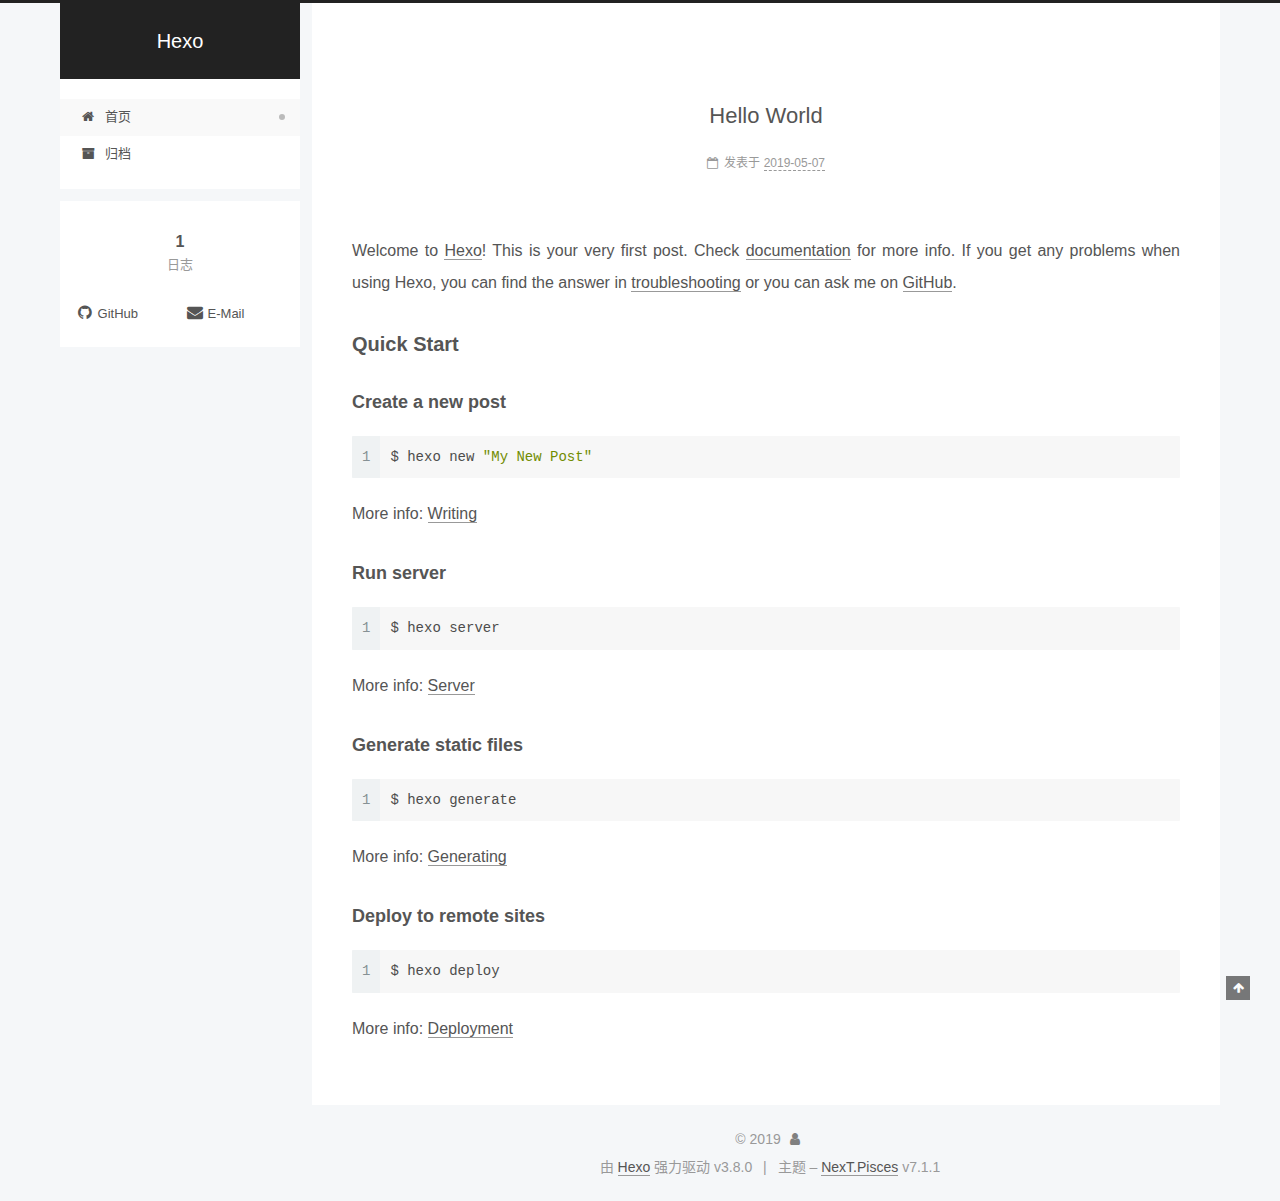
<file: index.html>
<!DOCTYPE html>













<html class="theme-next pisces" lang="zh-CN">
<head><meta name="generator" content="Hexo 3.8.0">
  <meta charset="UTF-8">
<meta http-equiv="X-UA-Compatible" content="IE=edge">
<meta name="viewport" content="width=device-width, initial-scale=1, maximum-scale=2">
<meta name="theme-color" content="#222">
























<link rel="stylesheet" href="/lib/font-awesome/css/font-awesome.min.css?v=4.6.2">

<link rel="stylesheet" href="/css/main.css?v=7.1.1">


  <link rel="apple-touch-icon" sizes="180x180" href="/images/apple-touch-icon-next.png?v=7.1.1">


  <link rel="icon" type="image/png" sizes="32x32" href="/images/favicon-32x32-next.png?v=7.1.1">


  <link rel="icon" type="image/png" sizes="16x16" href="/images/favicon-16x16-next.png?v=7.1.1">


  <link rel="mask-icon" href="/images/logo.svg?v=7.1.1" color="#222">







<script id="hexo.configurations">
  var NexT = window.NexT || {};
  var CONFIG = {
    root: '/',
    scheme: 'Pisces',
    version: '7.1.1',
    sidebar: {"position":"left","display":"post","offset":12,"onmobile":false,"dimmer":false},
    back2top: true,
    back2top_sidebar: false,
    fancybox: false,
    fastclick: false,
    lazyload: false,
    tabs: true,
    motion: {"enable":false,"async":false,"transition":{"post_block":"fadeIn","post_header":"slideDownIn","post_body":"slideDownIn","coll_header":"slideLeftIn","sidebar":"slideUpIn"}},
    algolia: {
      applicationID: '',
      apiKey: '',
      indexName: '',
      hits: {"per_page":10},
      labels: {"input_placeholder":"Search for Posts","hits_empty":"We didn't find any results for the search: ${query}","hits_stats":"${hits} results found in ${time} ms"}
    }
  };
</script>


  




  <meta property="og:type" content="website">
<meta property="og:title" content="Hexo">
<meta property="og:url" content="http://ecli2h.com/index.html">
<meta property="og:site_name" content="Hexo">
<meta property="og:locale" content="zh-CN">
<meta name="twitter:card" content="summary">
<meta name="twitter:title" content="Hexo">





  
  
  <link rel="canonical" href="http://ecli2h.com/">



<script id="page.configurations">
  CONFIG.page = {
    sidebar: "",
  };
</script>

  <title>Hexo</title>
  












  <noscript>
  <style>
  .use-motion .motion-element,
  .use-motion .brand,
  .use-motion .menu-item,
  .sidebar-inner,
  .use-motion .post-block,
  .use-motion .pagination,
  .use-motion .comments,
  .use-motion .post-header,
  .use-motion .post-body,
  .use-motion .collection-title { opacity: initial; }

  .use-motion .logo,
  .use-motion .site-title,
  .use-motion .site-subtitle {
    opacity: initial;
    top: initial;
  }

  .use-motion .logo-line-before i { left: initial; }
  .use-motion .logo-line-after i { right: initial; }
  </style>
</noscript>

</head>

<body itemscope itemtype="http://schema.org/WebPage" lang="zh-CN">

  
  
    
  

  <div class="container sidebar-position-left 
  page-home">
    <div class="headband"></div>

    <header id="header" class="header" itemscope itemtype="http://schema.org/WPHeader">
      <div class="header-inner"><div class="site-brand-wrapper">
  <div class="site-meta">
    

    <div class="custom-logo-site-title">
      <a href="/" class="brand" rel="start">
        <span class="logo-line-before"><i></i></span>
        <span class="site-title">Hexo</span>
        <span class="logo-line-after"><i></i></span>
      </a>
    </div>
    
    
  </div>

  <div class="site-nav-toggle">
    <button aria-label="切换导航栏">
      <span class="btn-bar"></span>
      <span class="btn-bar"></span>
      <span class="btn-bar"></span>
    </button>
  </div>
</div>



<nav class="site-nav">
  
    <ul id="menu" class="menu">
      
        
        
        
          
          <li class="menu-item menu-item-home menu-item-active">

    
    
    
      
    

    

    <a href="/" rel="section"><i class="menu-item-icon fa fa-fw fa-home"></i> <br>首页</a>

  </li>
        
        
        
          
          <li class="menu-item menu-item-archives">

    
    
    
      
    

    

    <a href="/archives/" rel="section"><i class="menu-item-icon fa fa-fw fa-archive"></i> <br>归档</a>

  </li>

      
      
    </ul>
  

  

  
</nav>



  



</div>
    </header>

    


    <main id="main" class="main">
      <div class="main-inner">
        <div class="content-wrap">
          
            

          
          <div id="content" class="content">
            
  <section id="posts" class="posts-expand">
    
      

  

  
  
  

  

  <article class="post post-type-normal" itemscope itemtype="http://schema.org/Article">
  
  
  
  <div class="post-block">
    <link itemprop="mainEntityOfPage" href="http://ecli2h.com/2019/05/07/hello-world/">

    <span hidden itemprop="author" itemscope itemtype="http://schema.org/Person">
      <meta itemprop="name" content>
      <meta itemprop="description" content>
      <meta itemprop="image" content="/images/avatar.gif">
    </span>

    <span hidden itemprop="publisher" itemscope itemtype="http://schema.org/Organization">
      <meta itemprop="name" content="Hexo">
    </span>

    
      <header class="post-header">

        
        
          <h1 class="post-title" itemprop="name headline">
                
                
                <a href="/2019/05/07/hello-world/" class="post-title-link" itemprop="url">Hello World</a>
              
            
          </h1>
        

        <div class="post-meta">
          <span class="post-time">

            
            
            

            
              <span class="post-meta-item-icon">
                <i class="fa fa-calendar-o"></i>
              </span>
              
                <span class="post-meta-item-text">发表于</span>
              

              
                
              

              <time title="创建时间：2019-05-07 11:00:26" itemprop="dateCreated datePublished" datetime="2019-05-07T11:00:26+08:00">2019-05-07</time>
            

            
          </span>

          

          
            
            
          

          
          

          

          

          

        </div>
      </header>
    

    
    
    
    <div class="post-body" itemprop="articleBody">

      
      

      
        
          
            <p>Welcome to <a href="https://hexo.io/" target="_blank" rel="noopener">Hexo</a>! This is your very first post. Check <a href="https://hexo.io/docs/" target="_blank" rel="noopener">documentation</a> for more info. If you get any problems when using Hexo, you can find the answer in <a href="https://hexo.io/docs/troubleshooting.html" target="_blank" rel="noopener">troubleshooting</a> or you can ask me on <a href="https://github.com/hexojs/hexo/issues" target="_blank" rel="noopener">GitHub</a>.</p>
<h2 id="Quick-Start"><a href="#Quick-Start" class="headerlink" title="Quick Start"></a>Quick Start</h2><h3 id="Create-a-new-post"><a href="#Create-a-new-post" class="headerlink" title="Create a new post"></a>Create a new post</h3><figure class="highlight bash"><table><tr><td class="gutter"><pre><span class="line">1</span><br></pre></td><td class="code"><pre><span class="line">$ hexo new <span class="string">"My New Post"</span></span><br></pre></td></tr></table></figure>
<p>More info: <a href="https://hexo.io/docs/writing.html" target="_blank" rel="noopener">Writing</a></p>
<h3 id="Run-server"><a href="#Run-server" class="headerlink" title="Run server"></a>Run server</h3><figure class="highlight bash"><table><tr><td class="gutter"><pre><span class="line">1</span><br></pre></td><td class="code"><pre><span class="line">$ hexo server</span><br></pre></td></tr></table></figure>
<p>More info: <a href="https://hexo.io/docs/server.html" target="_blank" rel="noopener">Server</a></p>
<h3 id="Generate-static-files"><a href="#Generate-static-files" class="headerlink" title="Generate static files"></a>Generate static files</h3><figure class="highlight bash"><table><tr><td class="gutter"><pre><span class="line">1</span><br></pre></td><td class="code"><pre><span class="line">$ hexo generate</span><br></pre></td></tr></table></figure>
<p>More info: <a href="https://hexo.io/docs/generating.html" target="_blank" rel="noopener">Generating</a></p>
<h3 id="Deploy-to-remote-sites"><a href="#Deploy-to-remote-sites" class="headerlink" title="Deploy to remote sites"></a>Deploy to remote sites</h3><figure class="highlight bash"><table><tr><td class="gutter"><pre><span class="line">1</span><br></pre></td><td class="code"><pre><span class="line">$ hexo deploy</span><br></pre></td></tr></table></figure>
<p>More info: <a href="https://hexo.io/docs/deployment.html" target="_blank" rel="noopener">Deployment</a></p>

          
        
      
    </div>

    

    
    
    

    

    
      
    
    

    

    <footer class="post-footer">
      

      

      

      
      
        <div class="post-eof"></div>
      
    </footer>
  </div>
  
  
  
  </article>


    
  </section>

  


          </div>
          

        </div>
        
          
  
  <div class="sidebar-toggle">
    <div class="sidebar-toggle-line-wrap">
      <span class="sidebar-toggle-line sidebar-toggle-line-first"></span>
      <span class="sidebar-toggle-line sidebar-toggle-line-middle"></span>
      <span class="sidebar-toggle-line sidebar-toggle-line-last"></span>
    </div>
  </div>

  <aside id="sidebar" class="sidebar">
    <div class="sidebar-inner">

      

      

      <div class="site-overview-wrap sidebar-panel sidebar-panel-active">
        <div class="site-overview">
          <div class="site-author motion-element" itemprop="author" itemscope itemtype="http://schema.org/Person">
            
              <p class="site-author-name" itemprop="name"></p>
              <div class="site-description motion-element" itemprop="description"></div>
          </div>

          
            <nav class="site-state motion-element">
              
                <div class="site-state-item site-state-posts">
                
                  <a href="/archives/">
                
                    <span class="site-state-item-count">1</span>
                    <span class="site-state-item-name">日志</span>
                  </a>
                </div>
              

              

              
            </nav>
          

          

          

          
            <div class="links-of-author motion-element">
              
                <span class="links-of-author-item">
                  
                  
                    
                  
                  
                    
                  
                  <a href="https://github.com/Ecli2h" title="GitHub &rarr; https://github.com/Ecli2h" rel="noopener" target="_blank"><i class="fa fa-fw fa-github"></i>GitHub</a>
                </span>
              
                <span class="links-of-author-item">
                  
                  
                    
                  
                  
                    
                  
                  <a href="mailto:371355656@qq.com" title="E-Mail &rarr; mailto:371355656@qq.com" rel="noopener" target="_blank"><i class="fa fa-fw fa-envelope"></i>E-Mail</a>
                </span>
              
            </div>
          

          

          
          

          
            
          
          

        </div>
      </div>

      

      

    </div>
  </aside>
  


        
      </div>
    </main>

    <footer id="footer" class="footer">
      <div class="footer-inner">
        <div class="copyright">&copy; <span itemprop="copyrightYear">2019</span>
  <span class="with-love" id="animate">
    <i class="fa fa-user"></i>
  </span>
  <span class="author" itemprop="copyrightHolder"></span>

  

  
</div>


  <div class="powered-by">由 <a href="https://hexo.io" class="theme-link" rel="noopener" target="_blank">Hexo</a> 强力驱动 v3.8.0</div>



  <span class="post-meta-divider">|</span>



  <div class="theme-info">主题 – <a href="https://theme-next.org" class="theme-link" rel="noopener" target="_blank">NexT.Pisces</a> v7.1.1</div>




        








        
      </div>
    </footer>

    
      <div class="back-to-top">
        <i class="fa fa-arrow-up"></i>
        
      </div>
    

    

    

    
  </div>

  

<script>
  if (Object.prototype.toString.call(window.Promise) !== '[object Function]') {
    window.Promise = null;
  }
</script>


























  
  <script src="/lib/jquery/index.js?v=2.1.3"></script>

  
  <script src="/lib/velocity/velocity.min.js?v=1.2.1"></script>

  
  <script src="/lib/velocity/velocity.ui.min.js?v=1.2.1"></script>


  


  <script src="/js/utils.js?v=7.1.1"></script>

  <script src="/js/motion.js?v=7.1.1"></script>



  
  


  <script src="/js/affix.js?v=7.1.1"></script>

  <script src="/js/schemes/pisces.js?v=7.1.1"></script>



  

  


  <script src="/js/next-boot.js?v=7.1.1"></script>


  

  

  

  



  




  

  

  

  

  

  

  

  

  

  

  

  

  

  

</body>
</html>
</file>
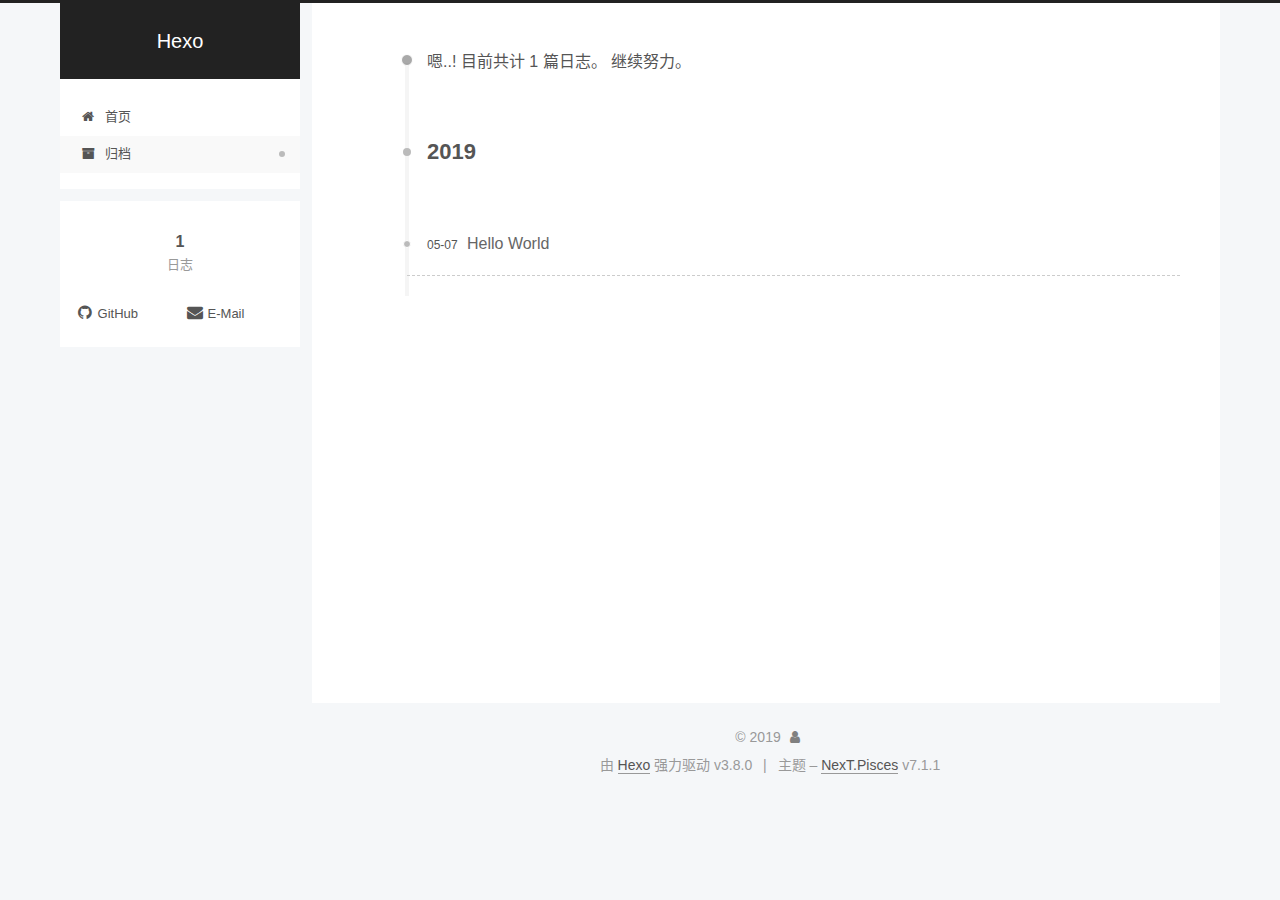
<file: archives/index.html>
<!DOCTYPE html>













<html class="theme-next pisces" lang="zh-CN">
<head><meta name="generator" content="Hexo 3.8.0">
  <meta charset="UTF-8">
<meta http-equiv="X-UA-Compatible" content="IE=edge">
<meta name="viewport" content="width=device-width, initial-scale=1, maximum-scale=2">
<meta name="theme-color" content="#222">
























<link rel="stylesheet" href="/lib/font-awesome/css/font-awesome.min.css?v=4.6.2">

<link rel="stylesheet" href="/css/main.css?v=7.1.1">


  <link rel="apple-touch-icon" sizes="180x180" href="/images/apple-touch-icon-next.png?v=7.1.1">


  <link rel="icon" type="image/png" sizes="32x32" href="/images/favicon-32x32-next.png?v=7.1.1">


  <link rel="icon" type="image/png" sizes="16x16" href="/images/favicon-16x16-next.png?v=7.1.1">


  <link rel="mask-icon" href="/images/logo.svg?v=7.1.1" color="#222">







<script id="hexo.configurations">
  var NexT = window.NexT || {};
  var CONFIG = {
    root: '/',
    scheme: 'Pisces',
    version: '7.1.1',
    sidebar: {"position":"left","display":"post","offset":12,"onmobile":false,"dimmer":false},
    back2top: true,
    back2top_sidebar: false,
    fancybox: false,
    fastclick: false,
    lazyload: false,
    tabs: true,
    motion: {"enable":false,"async":false,"transition":{"post_block":"fadeIn","post_header":"slideDownIn","post_body":"slideDownIn","coll_header":"slideLeftIn","sidebar":"slideUpIn"}},
    algolia: {
      applicationID: '',
      apiKey: '',
      indexName: '',
      hits: {"per_page":10},
      labels: {"input_placeholder":"Search for Posts","hits_empty":"We didn't find any results for the search: ${query}","hits_stats":"${hits} results found in ${time} ms"}
    }
  };
</script>


  




  <meta property="og:type" content="website">
<meta property="og:title" content="Hexo">
<meta property="og:url" content="http://ecli2h.com/archives/index.html">
<meta property="og:site_name" content="Hexo">
<meta property="og:locale" content="zh-CN">
<meta name="twitter:card" content="summary">
<meta name="twitter:title" content="Hexo">





  
  
  <link rel="canonical" href="http://ecli2h.com/archives/">



<script id="page.configurations">
  CONFIG.page = {
    sidebar: "",
  };
</script>

  <title>归档 | Hexo</title>
  












  <noscript>
  <style>
  .use-motion .motion-element,
  .use-motion .brand,
  .use-motion .menu-item,
  .sidebar-inner,
  .use-motion .post-block,
  .use-motion .pagination,
  .use-motion .comments,
  .use-motion .post-header,
  .use-motion .post-body,
  .use-motion .collection-title { opacity: initial; }

  .use-motion .logo,
  .use-motion .site-title,
  .use-motion .site-subtitle {
    opacity: initial;
    top: initial;
  }

  .use-motion .logo-line-before i { left: initial; }
  .use-motion .logo-line-after i { right: initial; }
  </style>
</noscript>

</head>

<body itemscope itemtype="http://schema.org/WebPage" lang="zh-CN">

  
  
    
  

  <div class="container sidebar-position-left page-archive">
    <div class="headband"></div>

    <header id="header" class="header" itemscope itemtype="http://schema.org/WPHeader">
      <div class="header-inner"><div class="site-brand-wrapper">
  <div class="site-meta">
    

    <div class="custom-logo-site-title">
      <a href="/" class="brand" rel="start">
        <span class="logo-line-before"><i></i></span>
        <span class="site-title">Hexo</span>
        <span class="logo-line-after"><i></i></span>
      </a>
    </div>
    
    
  </div>

  <div class="site-nav-toggle">
    <button aria-label="切换导航栏">
      <span class="btn-bar"></span>
      <span class="btn-bar"></span>
      <span class="btn-bar"></span>
    </button>
  </div>
</div>



<nav class="site-nav">
  
    <ul id="menu" class="menu">
      
        
        
        
          
          <li class="menu-item menu-item-home">

    
    
    
      
    

    

    <a href="/" rel="section"><i class="menu-item-icon fa fa-fw fa-home"></i> <br>首页</a>

  </li>
        
        
        
          
          <li class="menu-item menu-item-archives menu-item-active">

    
    
    
      
    

    

    <a href="/archives/" rel="section"><i class="menu-item-icon fa fa-fw fa-archive"></i> <br>归档</a>

  </li>

      
      
    </ul>
  

  

  
</nav>



  



</div>
    </header>

    


    <main id="main" class="main">
      <div class="main-inner">
        <div class="content-wrap">
          
            

    
    
      
      
    
      
      
    
    

  


          
          <div id="content" class="content">
            

  
  
  
  <div class="post-block archive">
    <div id="posts" class="posts-collapse">
      <span class="archive-move-on"></span>

      
      <span class="archive-page-counter">
        
        
        
          
        
        嗯..! 目前共计 1 篇日志。 继续努力。
      </span>
      

      

        
        
        

        
          
          <div class="collection-title">
            <h1 class="archive-year" id="archive-year-2019">2019</h1>
          </div>
        
        

        

  <article class="post post-type-normal" itemscope itemtype="http://schema.org/Article">
    <header class="post-header">

      <h2 class="post-title">
        
          <a class="post-title-link" href="/2019/05/07/hello-world/" itemprop="url">
            
              <span itemprop="name">Hello World</span>
            
          </a>
        
      </h2>

      <div class="post-meta">
        <time class="post-time" itemprop="dateCreated" datetime="2019-05-07T11:00:26+08:00" content="2019-05-07">
          05-07
        </time>
      </div>

    </header>
  </article>



      

    </div>
  </div>
  
  
  

  



          </div>
          

        </div>
        
          
  
  <div class="sidebar-toggle">
    <div class="sidebar-toggle-line-wrap">
      <span class="sidebar-toggle-line sidebar-toggle-line-first"></span>
      <span class="sidebar-toggle-line sidebar-toggle-line-middle"></span>
      <span class="sidebar-toggle-line sidebar-toggle-line-last"></span>
    </div>
  </div>

  <aside id="sidebar" class="sidebar">
    <div class="sidebar-inner">

      

      

      <div class="site-overview-wrap sidebar-panel sidebar-panel-active">
        <div class="site-overview">
          <div class="site-author motion-element" itemprop="author" itemscope itemtype="http://schema.org/Person">
            
              <p class="site-author-name" itemprop="name"></p>
              <div class="site-description motion-element" itemprop="description"></div>
          </div>

          
            <nav class="site-state motion-element">
              
                <div class="site-state-item site-state-posts">
                
                  <a href="/archives/">
                
                    <span class="site-state-item-count">1</span>
                    <span class="site-state-item-name">日志</span>
                  </a>
                </div>
              

              

              
            </nav>
          

          

          

          
            <div class="links-of-author motion-element">
              
                <span class="links-of-author-item">
                  
                  
                    
                  
                  
                    
                  
                  <a href="https://github.com/Ecli2h" title="GitHub &rarr; https://github.com/Ecli2h" rel="noopener" target="_blank"><i class="fa fa-fw fa-github"></i>GitHub</a>
                </span>
              
                <span class="links-of-author-item">
                  
                  
                    
                  
                  
                    
                  
                  <a href="mailto:371355656@qq.com" title="E-Mail &rarr; mailto:371355656@qq.com" rel="noopener" target="_blank"><i class="fa fa-fw fa-envelope"></i>E-Mail</a>
                </span>
              
            </div>
          

          

          
          

          
            
          
          

        </div>
      </div>

      

      

    </div>
  </aside>
  


        
      </div>
    </main>

    <footer id="footer" class="footer">
      <div class="footer-inner">
        <div class="copyright">&copy; <span itemprop="copyrightYear">2019</span>
  <span class="with-love" id="animate">
    <i class="fa fa-user"></i>
  </span>
  <span class="author" itemprop="copyrightHolder"></span>

  

  
</div>


  <div class="powered-by">由 <a href="https://hexo.io" class="theme-link" rel="noopener" target="_blank">Hexo</a> 强力驱动 v3.8.0</div>



  <span class="post-meta-divider">|</span>



  <div class="theme-info">主题 – <a href="https://theme-next.org" class="theme-link" rel="noopener" target="_blank">NexT.Pisces</a> v7.1.1</div>




        








        
      </div>
    </footer>

    
      <div class="back-to-top">
        <i class="fa fa-arrow-up"></i>
        
      </div>
    

    

    

    
  </div>

  

<script>
  if (Object.prototype.toString.call(window.Promise) !== '[object Function]') {
    window.Promise = null;
  }
</script>


























  
  <script src="/lib/jquery/index.js?v=2.1.3"></script>

  
  <script src="/lib/velocity/velocity.min.js?v=1.2.1"></script>

  
  <script src="/lib/velocity/velocity.ui.min.js?v=1.2.1"></script>


  


  <script src="/js/utils.js?v=7.1.1"></script>

  <script src="/js/motion.js?v=7.1.1"></script>



  
  


  <script src="/js/affix.js?v=7.1.1"></script>

  <script src="/js/schemes/pisces.js?v=7.1.1"></script>



  

  


  <script src="/js/next-boot.js?v=7.1.1"></script>


  

  

  

  



  




  

  

  

  

  

  

  

  

  

  

  

  

  

  

</body>
</html>
</file>
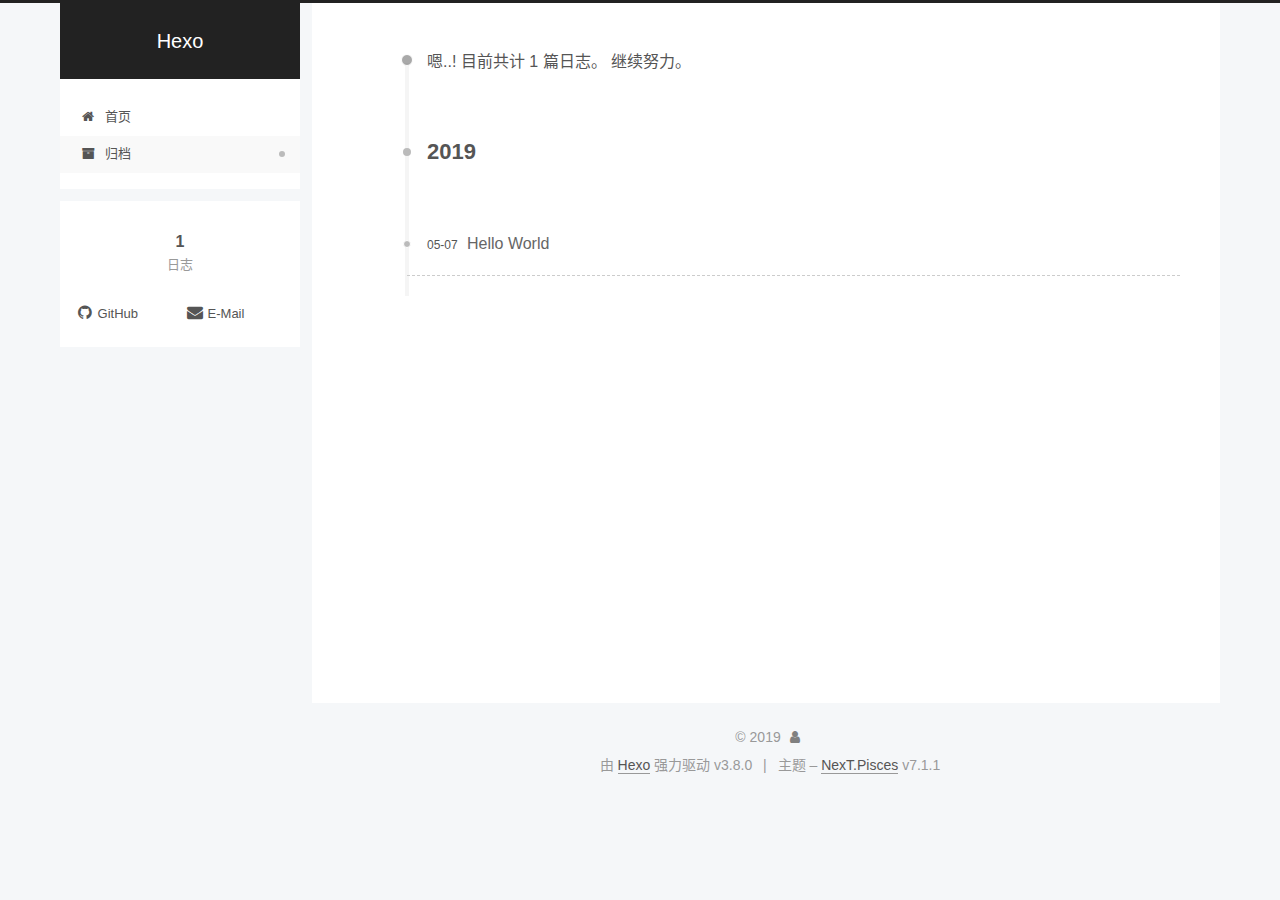
<file: archives/2019/index.html>
<!DOCTYPE html>













<html class="theme-next pisces" lang="zh-CN">
<head><meta name="generator" content="Hexo 3.8.0">
  <meta charset="UTF-8">
<meta http-equiv="X-UA-Compatible" content="IE=edge">
<meta name="viewport" content="width=device-width, initial-scale=1, maximum-scale=2">
<meta name="theme-color" content="#222">
























<link rel="stylesheet" href="/lib/font-awesome/css/font-awesome.min.css?v=4.6.2">

<link rel="stylesheet" href="/css/main.css?v=7.1.1">


  <link rel="apple-touch-icon" sizes="180x180" href="/images/apple-touch-icon-next.png?v=7.1.1">


  <link rel="icon" type="image/png" sizes="32x32" href="/images/favicon-32x32-next.png?v=7.1.1">


  <link rel="icon" type="image/png" sizes="16x16" href="/images/favicon-16x16-next.png?v=7.1.1">


  <link rel="mask-icon" href="/images/logo.svg?v=7.1.1" color="#222">







<script id="hexo.configurations">
  var NexT = window.NexT || {};
  var CONFIG = {
    root: '/',
    scheme: 'Pisces',
    version: '7.1.1',
    sidebar: {"position":"left","display":"post","offset":12,"onmobile":false,"dimmer":false},
    back2top: true,
    back2top_sidebar: false,
    fancybox: false,
    fastclick: false,
    lazyload: false,
    tabs: true,
    motion: {"enable":false,"async":false,"transition":{"post_block":"fadeIn","post_header":"slideDownIn","post_body":"slideDownIn","coll_header":"slideLeftIn","sidebar":"slideUpIn"}},
    algolia: {
      applicationID: '',
      apiKey: '',
      indexName: '',
      hits: {"per_page":10},
      labels: {"input_placeholder":"Search for Posts","hits_empty":"We didn't find any results for the search: ${query}","hits_stats":"${hits} results found in ${time} ms"}
    }
  };
</script>


  




  <meta property="og:type" content="website">
<meta property="og:title" content="Hexo">
<meta property="og:url" content="http://ecli2h.com/archives/2019/index.html">
<meta property="og:site_name" content="Hexo">
<meta property="og:locale" content="zh-CN">
<meta name="twitter:card" content="summary">
<meta name="twitter:title" content="Hexo">





  
  
  <link rel="canonical" href="http://ecli2h.com/archives/2019/">



<script id="page.configurations">
  CONFIG.page = {
    sidebar: "",
  };
</script>

  <title>归档 | Hexo</title>
  












  <noscript>
  <style>
  .use-motion .motion-element,
  .use-motion .brand,
  .use-motion .menu-item,
  .sidebar-inner,
  .use-motion .post-block,
  .use-motion .pagination,
  .use-motion .comments,
  .use-motion .post-header,
  .use-motion .post-body,
  .use-motion .collection-title { opacity: initial; }

  .use-motion .logo,
  .use-motion .site-title,
  .use-motion .site-subtitle {
    opacity: initial;
    top: initial;
  }

  .use-motion .logo-line-before i { left: initial; }
  .use-motion .logo-line-after i { right: initial; }
  </style>
</noscript>

</head>

<body itemscope itemtype="http://schema.org/WebPage" lang="zh-CN">

  
  
    
  

  <div class="container sidebar-position-left page-archive">
    <div class="headband"></div>

    <header id="header" class="header" itemscope itemtype="http://schema.org/WPHeader">
      <div class="header-inner"><div class="site-brand-wrapper">
  <div class="site-meta">
    

    <div class="custom-logo-site-title">
      <a href="/" class="brand" rel="start">
        <span class="logo-line-before"><i></i></span>
        <span class="site-title">Hexo</span>
        <span class="logo-line-after"><i></i></span>
      </a>
    </div>
    
    
  </div>

  <div class="site-nav-toggle">
    <button aria-label="切换导航栏">
      <span class="btn-bar"></span>
      <span class="btn-bar"></span>
      <span class="btn-bar"></span>
    </button>
  </div>
</div>



<nav class="site-nav">
  
    <ul id="menu" class="menu">
      
        
        
        
          
          <li class="menu-item menu-item-home">

    
    
    
      
    

    

    <a href="/" rel="section"><i class="menu-item-icon fa fa-fw fa-home"></i> <br>首页</a>

  </li>
        
        
        
          
          <li class="menu-item menu-item-archives menu-item-active">

    
    
    
      
    

    

    <a href="/archives/" rel="section"><i class="menu-item-icon fa fa-fw fa-archive"></i> <br>归档</a>

  </li>

      
      
    </ul>
  

  

  
</nav>



  



</div>
    </header>

    


    <main id="main" class="main">
      <div class="main-inner">
        <div class="content-wrap">
          
            

    
    
      
      
    
      
      
    
    

  


          
          <div id="content" class="content">
            

  
  
  
  <div class="post-block archive">
    <div id="posts" class="posts-collapse">
      <span class="archive-move-on"></span>

      
      <span class="archive-page-counter">
        
        
        
          
        
        嗯..! 目前共计 1 篇日志。 继续努力。
      </span>
      

      

        
        
        

        
          
          <div class="collection-title">
            <h1 class="archive-year" id="archive-year-2019">2019</h1>
          </div>
        
        

        

  <article class="post post-type-normal" itemscope itemtype="http://schema.org/Article">
    <header class="post-header">

      <h2 class="post-title">
        
          <a class="post-title-link" href="/2019/05/07/hello-world/" itemprop="url">
            
              <span itemprop="name">Hello World</span>
            
          </a>
        
      </h2>

      <div class="post-meta">
        <time class="post-time" itemprop="dateCreated" datetime="2019-05-07T11:00:26+08:00" content="2019-05-07">
          05-07
        </time>
      </div>

    </header>
  </article>



      

    </div>
  </div>
  
  
  

  



          </div>
          

        </div>
        
          
  
  <div class="sidebar-toggle">
    <div class="sidebar-toggle-line-wrap">
      <span class="sidebar-toggle-line sidebar-toggle-line-first"></span>
      <span class="sidebar-toggle-line sidebar-toggle-line-middle"></span>
      <span class="sidebar-toggle-line sidebar-toggle-line-last"></span>
    </div>
  </div>

  <aside id="sidebar" class="sidebar">
    <div class="sidebar-inner">

      

      

      <div class="site-overview-wrap sidebar-panel sidebar-panel-active">
        <div class="site-overview">
          <div class="site-author motion-element" itemprop="author" itemscope itemtype="http://schema.org/Person">
            
              <p class="site-author-name" itemprop="name"></p>
              <div class="site-description motion-element" itemprop="description"></div>
          </div>

          
            <nav class="site-state motion-element">
              
                <div class="site-state-item site-state-posts">
                
                  <a href="/archives/">
                
                    <span class="site-state-item-count">1</span>
                    <span class="site-state-item-name">日志</span>
                  </a>
                </div>
              

              

              
            </nav>
          

          

          

          
            <div class="links-of-author motion-element">
              
                <span class="links-of-author-item">
                  
                  
                    
                  
                  
                    
                  
                  <a href="https://github.com/Ecli2h" title="GitHub &rarr; https://github.com/Ecli2h" rel="noopener" target="_blank"><i class="fa fa-fw fa-github"></i>GitHub</a>
                </span>
              
                <span class="links-of-author-item">
                  
                  
                    
                  
                  
                    
                  
                  <a href="mailto:371355656@qq.com" title="E-Mail &rarr; mailto:371355656@qq.com" rel="noopener" target="_blank"><i class="fa fa-fw fa-envelope"></i>E-Mail</a>
                </span>
              
            </div>
          

          

          
          

          
            
          
          

        </div>
      </div>

      

      

    </div>
  </aside>
  


        
      </div>
    </main>

    <footer id="footer" class="footer">
      <div class="footer-inner">
        <div class="copyright">&copy; <span itemprop="copyrightYear">2019</span>
  <span class="with-love" id="animate">
    <i class="fa fa-user"></i>
  </span>
  <span class="author" itemprop="copyrightHolder"></span>

  

  
</div>


  <div class="powered-by">由 <a href="https://hexo.io" class="theme-link" rel="noopener" target="_blank">Hexo</a> 强力驱动 v3.8.0</div>



  <span class="post-meta-divider">|</span>



  <div class="theme-info">主题 – <a href="https://theme-next.org" class="theme-link" rel="noopener" target="_blank">NexT.Pisces</a> v7.1.1</div>




        








        
      </div>
    </footer>

    
      <div class="back-to-top">
        <i class="fa fa-arrow-up"></i>
        
      </div>
    

    

    

    
  </div>

  

<script>
  if (Object.prototype.toString.call(window.Promise) !== '[object Function]') {
    window.Promise = null;
  }
</script>


























  
  <script src="/lib/jquery/index.js?v=2.1.3"></script>

  
  <script src="/lib/velocity/velocity.min.js?v=1.2.1"></script>

  
  <script src="/lib/velocity/velocity.ui.min.js?v=1.2.1"></script>


  


  <script src="/js/utils.js?v=7.1.1"></script>

  <script src="/js/motion.js?v=7.1.1"></script>



  
  


  <script src="/js/affix.js?v=7.1.1"></script>

  <script src="/js/schemes/pisces.js?v=7.1.1"></script>



  

  


  <script src="/js/next-boot.js?v=7.1.1"></script>


  

  

  

  



  




  

  

  

  

  

  

  

  

  

  

  

  

  

  

</body>
</html>
</file>
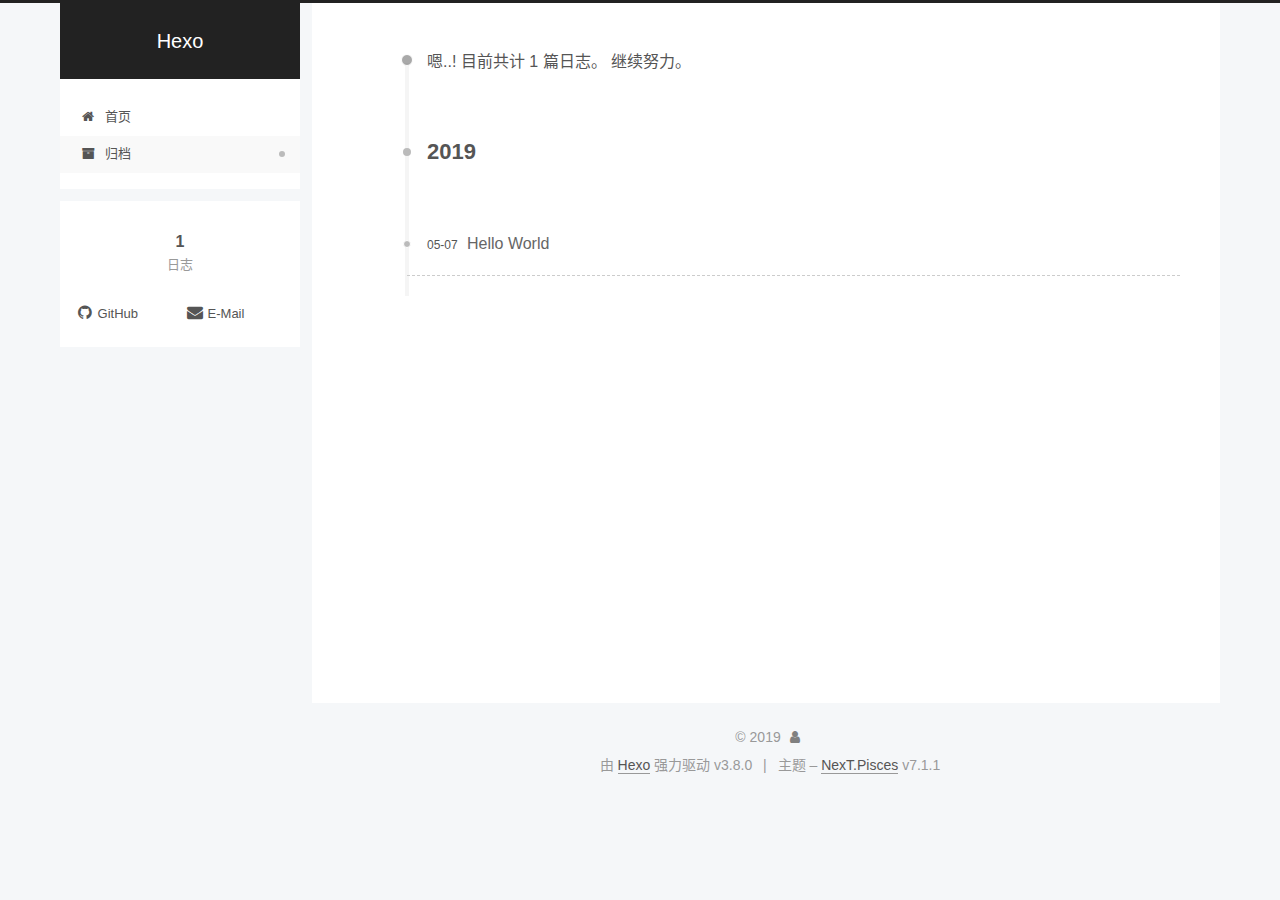
<file: archives/2019/05/index.html>
<!DOCTYPE html>













<html class="theme-next pisces" lang="zh-CN">
<head><meta name="generator" content="Hexo 3.8.0">
  <meta charset="UTF-8">
<meta http-equiv="X-UA-Compatible" content="IE=edge">
<meta name="viewport" content="width=device-width, initial-scale=1, maximum-scale=2">
<meta name="theme-color" content="#222">
























<link rel="stylesheet" href="/lib/font-awesome/css/font-awesome.min.css?v=4.6.2">

<link rel="stylesheet" href="/css/main.css?v=7.1.1">


  <link rel="apple-touch-icon" sizes="180x180" href="/images/apple-touch-icon-next.png?v=7.1.1">


  <link rel="icon" type="image/png" sizes="32x32" href="/images/favicon-32x32-next.png?v=7.1.1">


  <link rel="icon" type="image/png" sizes="16x16" href="/images/favicon-16x16-next.png?v=7.1.1">


  <link rel="mask-icon" href="/images/logo.svg?v=7.1.1" color="#222">







<script id="hexo.configurations">
  var NexT = window.NexT || {};
  var CONFIG = {
    root: '/',
    scheme: 'Pisces',
    version: '7.1.1',
    sidebar: {"position":"left","display":"post","offset":12,"onmobile":false,"dimmer":false},
    back2top: true,
    back2top_sidebar: false,
    fancybox: false,
    fastclick: false,
    lazyload: false,
    tabs: true,
    motion: {"enable":false,"async":false,"transition":{"post_block":"fadeIn","post_header":"slideDownIn","post_body":"slideDownIn","coll_header":"slideLeftIn","sidebar":"slideUpIn"}},
    algolia: {
      applicationID: '',
      apiKey: '',
      indexName: '',
      hits: {"per_page":10},
      labels: {"input_placeholder":"Search for Posts","hits_empty":"We didn't find any results for the search: ${query}","hits_stats":"${hits} results found in ${time} ms"}
    }
  };
</script>


  




  <meta property="og:type" content="website">
<meta property="og:title" content="Hexo">
<meta property="og:url" content="http://ecli2h.com/archives/2019/05/index.html">
<meta property="og:site_name" content="Hexo">
<meta property="og:locale" content="zh-CN">
<meta name="twitter:card" content="summary">
<meta name="twitter:title" content="Hexo">





  
  
  <link rel="canonical" href="http://ecli2h.com/archives/2019/05/">



<script id="page.configurations">
  CONFIG.page = {
    sidebar: "",
  };
</script>

  <title>归档 | Hexo</title>
  












  <noscript>
  <style>
  .use-motion .motion-element,
  .use-motion .brand,
  .use-motion .menu-item,
  .sidebar-inner,
  .use-motion .post-block,
  .use-motion .pagination,
  .use-motion .comments,
  .use-motion .post-header,
  .use-motion .post-body,
  .use-motion .collection-title { opacity: initial; }

  .use-motion .logo,
  .use-motion .site-title,
  .use-motion .site-subtitle {
    opacity: initial;
    top: initial;
  }

  .use-motion .logo-line-before i { left: initial; }
  .use-motion .logo-line-after i { right: initial; }
  </style>
</noscript>

</head>

<body itemscope itemtype="http://schema.org/WebPage" lang="zh-CN">

  
  
    
  

  <div class="container sidebar-position-left page-archive">
    <div class="headband"></div>

    <header id="header" class="header" itemscope itemtype="http://schema.org/WPHeader">
      <div class="header-inner"><div class="site-brand-wrapper">
  <div class="site-meta">
    

    <div class="custom-logo-site-title">
      <a href="/" class="brand" rel="start">
        <span class="logo-line-before"><i></i></span>
        <span class="site-title">Hexo</span>
        <span class="logo-line-after"><i></i></span>
      </a>
    </div>
    
    
  </div>

  <div class="site-nav-toggle">
    <button aria-label="切换导航栏">
      <span class="btn-bar"></span>
      <span class="btn-bar"></span>
      <span class="btn-bar"></span>
    </button>
  </div>
</div>



<nav class="site-nav">
  
    <ul id="menu" class="menu">
      
        
        
        
          
          <li class="menu-item menu-item-home">

    
    
    
      
    

    

    <a href="/" rel="section"><i class="menu-item-icon fa fa-fw fa-home"></i> <br>首页</a>

  </li>
        
        
        
          
          <li class="menu-item menu-item-archives menu-item-active">

    
    
    
      
    

    

    <a href="/archives/" rel="section"><i class="menu-item-icon fa fa-fw fa-archive"></i> <br>归档</a>

  </li>

      
      
    </ul>
  

  

  
</nav>



  



</div>
    </header>

    


    <main id="main" class="main">
      <div class="main-inner">
        <div class="content-wrap">
          
            

    
    
      
      
    
      
      
    
    

  


          
          <div id="content" class="content">
            

  
  
  
  <div class="post-block archive">
    <div id="posts" class="posts-collapse">
      <span class="archive-move-on"></span>

      
      <span class="archive-page-counter">
        
        
        
          
        
        嗯..! 目前共计 1 篇日志。 继续努力。
      </span>
      

      

        
        
        

        
          
          <div class="collection-title">
            <h1 class="archive-year" id="archive-year-2019">2019</h1>
          </div>
        
        

        

  <article class="post post-type-normal" itemscope itemtype="http://schema.org/Article">
    <header class="post-header">

      <h2 class="post-title">
        
          <a class="post-title-link" href="/2019/05/07/hello-world/" itemprop="url">
            
              <span itemprop="name">Hello World</span>
            
          </a>
        
      </h2>

      <div class="post-meta">
        <time class="post-time" itemprop="dateCreated" datetime="2019-05-07T11:00:26+08:00" content="2019-05-07">
          05-07
        </time>
      </div>

    </header>
  </article>



      

    </div>
  </div>
  
  
  

  



          </div>
          

        </div>
        
          
  
  <div class="sidebar-toggle">
    <div class="sidebar-toggle-line-wrap">
      <span class="sidebar-toggle-line sidebar-toggle-line-first"></span>
      <span class="sidebar-toggle-line sidebar-toggle-line-middle"></span>
      <span class="sidebar-toggle-line sidebar-toggle-line-last"></span>
    </div>
  </div>

  <aside id="sidebar" class="sidebar">
    <div class="sidebar-inner">

      

      

      <div class="site-overview-wrap sidebar-panel sidebar-panel-active">
        <div class="site-overview">
          <div class="site-author motion-element" itemprop="author" itemscope itemtype="http://schema.org/Person">
            
              <p class="site-author-name" itemprop="name"></p>
              <div class="site-description motion-element" itemprop="description"></div>
          </div>

          
            <nav class="site-state motion-element">
              
                <div class="site-state-item site-state-posts">
                
                  <a href="/archives/">
                
                    <span class="site-state-item-count">1</span>
                    <span class="site-state-item-name">日志</span>
                  </a>
                </div>
              

              

              
            </nav>
          

          

          

          
            <div class="links-of-author motion-element">
              
                <span class="links-of-author-item">
                  
                  
                    
                  
                  
                    
                  
                  <a href="https://github.com/Ecli2h" title="GitHub &rarr; https://github.com/Ecli2h" rel="noopener" target="_blank"><i class="fa fa-fw fa-github"></i>GitHub</a>
                </span>
              
                <span class="links-of-author-item">
                  
                  
                    
                  
                  
                    
                  
                  <a href="mailto:371355656@qq.com" title="E-Mail &rarr; mailto:371355656@qq.com" rel="noopener" target="_blank"><i class="fa fa-fw fa-envelope"></i>E-Mail</a>
                </span>
              
            </div>
          

          

          
          

          
            
          
          

        </div>
      </div>

      

      

    </div>
  </aside>
  


        
      </div>
    </main>

    <footer id="footer" class="footer">
      <div class="footer-inner">
        <div class="copyright">&copy; <span itemprop="copyrightYear">2019</span>
  <span class="with-love" id="animate">
    <i class="fa fa-user"></i>
  </span>
  <span class="author" itemprop="copyrightHolder"></span>

  

  
</div>


  <div class="powered-by">由 <a href="https://hexo.io" class="theme-link" rel="noopener" target="_blank">Hexo</a> 强力驱动 v3.8.0</div>



  <span class="post-meta-divider">|</span>



  <div class="theme-info">主题 – <a href="https://theme-next.org" class="theme-link" rel="noopener" target="_blank">NexT.Pisces</a> v7.1.1</div>




        








        
      </div>
    </footer>

    
      <div class="back-to-top">
        <i class="fa fa-arrow-up"></i>
        
      </div>
    

    

    

    
  </div>

  

<script>
  if (Object.prototype.toString.call(window.Promise) !== '[object Function]') {
    window.Promise = null;
  }
</script>


























  
  <script src="/lib/jquery/index.js?v=2.1.3"></script>

  
  <script src="/lib/velocity/velocity.min.js?v=1.2.1"></script>

  
  <script src="/lib/velocity/velocity.ui.min.js?v=1.2.1"></script>


  


  <script src="/js/utils.js?v=7.1.1"></script>

  <script src="/js/motion.js?v=7.1.1"></script>



  
  


  <script src="/js/affix.js?v=7.1.1"></script>

  <script src="/js/schemes/pisces.js?v=7.1.1"></script>



  

  


  <script src="/js/next-boot.js?v=7.1.1"></script>


  

  

  

  



  




  

  

  

  

  

  

  

  

  

  

  

  

  

  

</body>
</html>
</file>
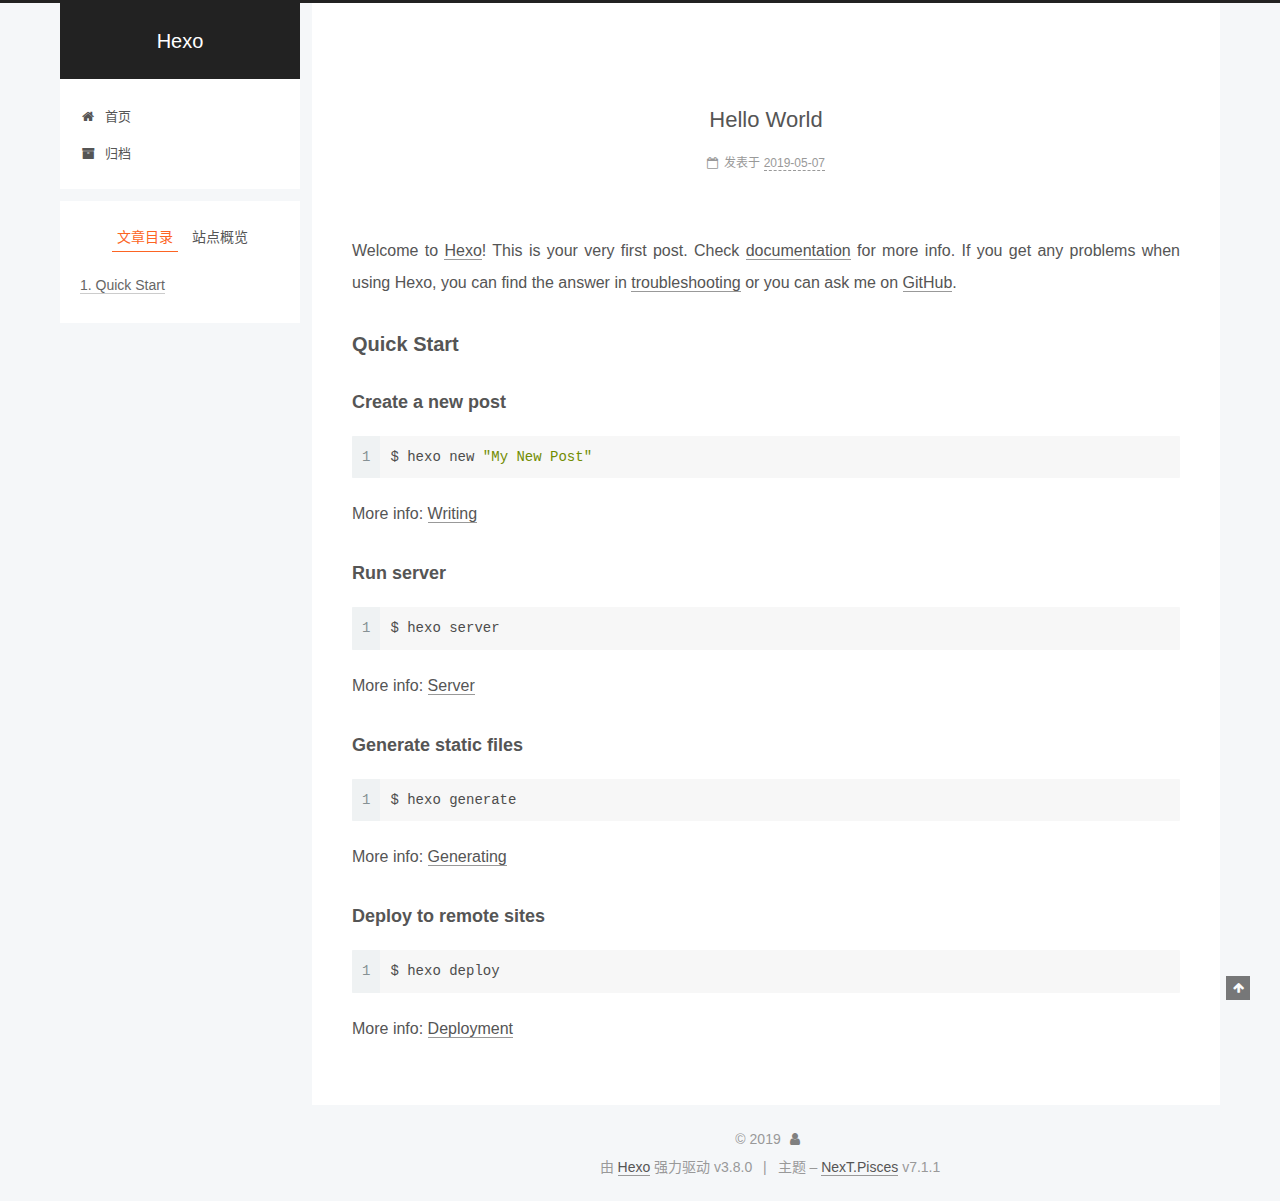
<file: 2019/05/07/hello-world/index.html>
<!DOCTYPE html>













<html class="theme-next pisces" lang="zh-CN">
<head><meta name="generator" content="Hexo 3.8.0">
  <meta charset="UTF-8">
<meta http-equiv="X-UA-Compatible" content="IE=edge">
<meta name="viewport" content="width=device-width, initial-scale=1, maximum-scale=2">
<meta name="theme-color" content="#222">
























<link rel="stylesheet" href="/lib/font-awesome/css/font-awesome.min.css?v=4.6.2">

<link rel="stylesheet" href="/css/main.css?v=7.1.1">


  <link rel="apple-touch-icon" sizes="180x180" href="/images/apple-touch-icon-next.png?v=7.1.1">


  <link rel="icon" type="image/png" sizes="32x32" href="/images/favicon-32x32-next.png?v=7.1.1">


  <link rel="icon" type="image/png" sizes="16x16" href="/images/favicon-16x16-next.png?v=7.1.1">


  <link rel="mask-icon" href="/images/logo.svg?v=7.1.1" color="#222">







<script id="hexo.configurations">
  var NexT = window.NexT || {};
  var CONFIG = {
    root: '/',
    scheme: 'Pisces',
    version: '7.1.1',
    sidebar: {"position":"left","display":"post","offset":12,"onmobile":false,"dimmer":false},
    back2top: true,
    back2top_sidebar: false,
    fancybox: false,
    fastclick: false,
    lazyload: false,
    tabs: true,
    motion: {"enable":false,"async":false,"transition":{"post_block":"fadeIn","post_header":"slideDownIn","post_body":"slideDownIn","coll_header":"slideLeftIn","sidebar":"slideUpIn"}},
    algolia: {
      applicationID: '',
      apiKey: '',
      indexName: '',
      hits: {"per_page":10},
      labels: {"input_placeholder":"Search for Posts","hits_empty":"We didn't find any results for the search: ${query}","hits_stats":"${hits} results found in ${time} ms"}
    }
  };
</script>


  




  <meta name="description" content="Welcome to Hexo! This is your very first post. Check documentation for more info. If you get any problems when using Hexo, you can find the answer in troubleshooting or you can ask me on GitHub. Quick">
<meta property="og:type" content="article">
<meta property="og:title" content="Hello World">
<meta property="og:url" content="http://ecli2h.com/2019/05/07/hello-world/index.html">
<meta property="og:site_name" content="Hexo">
<meta property="og:description" content="Welcome to Hexo! This is your very first post. Check documentation for more info. If you get any problems when using Hexo, you can find the answer in troubleshooting or you can ask me on GitHub. Quick">
<meta property="og:locale" content="zh-CN">
<meta property="og:updated_time" content="2019-05-07T03:00:26.419Z">
<meta name="twitter:card" content="summary">
<meta name="twitter:title" content="Hello World">
<meta name="twitter:description" content="Welcome to Hexo! This is your very first post. Check documentation for more info. If you get any problems when using Hexo, you can find the answer in troubleshooting or you can ask me on GitHub. Quick">





  
  
  <link rel="canonical" href="http://ecli2h.com/2019/05/07/hello-world/">



<script id="page.configurations">
  CONFIG.page = {
    sidebar: "",
  };
</script>

  <title>Hello World | Hexo</title>
  












  <noscript>
  <style>
  .use-motion .motion-element,
  .use-motion .brand,
  .use-motion .menu-item,
  .sidebar-inner,
  .use-motion .post-block,
  .use-motion .pagination,
  .use-motion .comments,
  .use-motion .post-header,
  .use-motion .post-body,
  .use-motion .collection-title { opacity: initial; }

  .use-motion .logo,
  .use-motion .site-title,
  .use-motion .site-subtitle {
    opacity: initial;
    top: initial;
  }

  .use-motion .logo-line-before i { left: initial; }
  .use-motion .logo-line-after i { right: initial; }
  </style>
</noscript>

</head>

<body itemscope itemtype="http://schema.org/WebPage" lang="zh-CN">

  
  
    
  

  <div class="container sidebar-position-left page-post-detail">
    <div class="headband"></div>

    <header id="header" class="header" itemscope itemtype="http://schema.org/WPHeader">
      <div class="header-inner"><div class="site-brand-wrapper">
  <div class="site-meta">
    

    <div class="custom-logo-site-title">
      <a href="/" class="brand" rel="start">
        <span class="logo-line-before"><i></i></span>
        <span class="site-title">Hexo</span>
        <span class="logo-line-after"><i></i></span>
      </a>
    </div>
    
    
  </div>

  <div class="site-nav-toggle">
    <button aria-label="切换导航栏">
      <span class="btn-bar"></span>
      <span class="btn-bar"></span>
      <span class="btn-bar"></span>
    </button>
  </div>
</div>



<nav class="site-nav">
  
    <ul id="menu" class="menu">
      
        
        
        
          
          <li class="menu-item menu-item-home">

    
    
    
      
    

    

    <a href="/" rel="section"><i class="menu-item-icon fa fa-fw fa-home"></i> <br>首页</a>

  </li>
        
        
        
          
          <li class="menu-item menu-item-archives">

    
    
    
      
    

    

    <a href="/archives/" rel="section"><i class="menu-item-icon fa fa-fw fa-archive"></i> <br>归档</a>

  </li>

      
      
    </ul>
  

  

  
</nav>



  



</div>
    </header>

    


    <main id="main" class="main">
      <div class="main-inner">
        <div class="content-wrap">
          
            

          
          <div id="content" class="content">
            

  <div id="posts" class="posts-expand">
    

  

  
  
  

  

  <article class="post post-type-normal" itemscope itemtype="http://schema.org/Article">
  
  
  
  <div class="post-block">
    <link itemprop="mainEntityOfPage" href="http://ecli2h.com/2019/05/07/hello-world/">

    <span hidden itemprop="author" itemscope itemtype="http://schema.org/Person">
      <meta itemprop="name" content>
      <meta itemprop="description" content>
      <meta itemprop="image" content="/images/avatar.gif">
    </span>

    <span hidden itemprop="publisher" itemscope itemtype="http://schema.org/Organization">
      <meta itemprop="name" content="Hexo">
    </span>

    
      <header class="post-header">

        
        
          <h1 class="post-title" itemprop="name headline">Hello World

              
            
          </h1>
        

        <div class="post-meta">
          <span class="post-time">

            
            
            

            
              <span class="post-meta-item-icon">
                <i class="fa fa-calendar-o"></i>
              </span>
              
                <span class="post-meta-item-text">发表于</span>
              

              
                
              

              <time title="创建时间：2019-05-07 11:00:26" itemprop="dateCreated datePublished" datetime="2019-05-07T11:00:26+08:00">2019-05-07</time>
            

            
          </span>

          

          
            
            
          

          
          

          

          

          

        </div>
      </header>
    

    
    
    
    <div class="post-body" itemprop="articleBody">

      
      

      
        <p>Welcome to <a href="https://hexo.io/" target="_blank" rel="noopener">Hexo</a>! This is your very first post. Check <a href="https://hexo.io/docs/" target="_blank" rel="noopener">documentation</a> for more info. If you get any problems when using Hexo, you can find the answer in <a href="https://hexo.io/docs/troubleshooting.html" target="_blank" rel="noopener">troubleshooting</a> or you can ask me on <a href="https://github.com/hexojs/hexo/issues" target="_blank" rel="noopener">GitHub</a>.</p>
<h2 id="Quick-Start"><a href="#Quick-Start" class="headerlink" title="Quick Start"></a>Quick Start</h2><h3 id="Create-a-new-post"><a href="#Create-a-new-post" class="headerlink" title="Create a new post"></a>Create a new post</h3><figure class="highlight bash"><table><tr><td class="gutter"><pre><span class="line">1</span><br></pre></td><td class="code"><pre><span class="line">$ hexo new <span class="string">"My New Post"</span></span><br></pre></td></tr></table></figure>
<p>More info: <a href="https://hexo.io/docs/writing.html" target="_blank" rel="noopener">Writing</a></p>
<h3 id="Run-server"><a href="#Run-server" class="headerlink" title="Run server"></a>Run server</h3><figure class="highlight bash"><table><tr><td class="gutter"><pre><span class="line">1</span><br></pre></td><td class="code"><pre><span class="line">$ hexo server</span><br></pre></td></tr></table></figure>
<p>More info: <a href="https://hexo.io/docs/server.html" target="_blank" rel="noopener">Server</a></p>
<h3 id="Generate-static-files"><a href="#Generate-static-files" class="headerlink" title="Generate static files"></a>Generate static files</h3><figure class="highlight bash"><table><tr><td class="gutter"><pre><span class="line">1</span><br></pre></td><td class="code"><pre><span class="line">$ hexo generate</span><br></pre></td></tr></table></figure>
<p>More info: <a href="https://hexo.io/docs/generating.html" target="_blank" rel="noopener">Generating</a></p>
<h3 id="Deploy-to-remote-sites"><a href="#Deploy-to-remote-sites" class="headerlink" title="Deploy to remote sites"></a>Deploy to remote sites</h3><figure class="highlight bash"><table><tr><td class="gutter"><pre><span class="line">1</span><br></pre></td><td class="code"><pre><span class="line">$ hexo deploy</span><br></pre></td></tr></table></figure>
<p>More info: <a href="https://hexo.io/docs/deployment.html" target="_blank" rel="noopener">Deployment</a></p>

      
    </div>

    

    
    
    

    

    
      
    
    

    

    <footer class="post-footer">
      

      
      
      

      

      
      
    </footer>
  </div>
  
  
  
  </article>


  </div>


          </div>
          

  



        </div>
        
          
  
  <div class="sidebar-toggle">
    <div class="sidebar-toggle-line-wrap">
      <span class="sidebar-toggle-line sidebar-toggle-line-first"></span>
      <span class="sidebar-toggle-line sidebar-toggle-line-middle"></span>
      <span class="sidebar-toggle-line sidebar-toggle-line-last"></span>
    </div>
  </div>

  <aside id="sidebar" class="sidebar">
    <div class="sidebar-inner">

      

      
        <ul class="sidebar-nav motion-element">
          <li class="sidebar-nav-toc sidebar-nav-active" data-target="post-toc-wrap">
            文章目录
          </li>
          <li class="sidebar-nav-overview" data-target="site-overview-wrap">
            站点概览
          </li>
        </ul>
      

      <div class="site-overview-wrap sidebar-panel">
        <div class="site-overview">
          <div class="site-author motion-element" itemprop="author" itemscope itemtype="http://schema.org/Person">
            
              <p class="site-author-name" itemprop="name"></p>
              <div class="site-description motion-element" itemprop="description"></div>
          </div>

          
            <nav class="site-state motion-element">
              
                <div class="site-state-item site-state-posts">
                
                  <a href="/archives/">
                
                    <span class="site-state-item-count">1</span>
                    <span class="site-state-item-name">日志</span>
                  </a>
                </div>
              

              

              
            </nav>
          

          

          

          
            <div class="links-of-author motion-element">
              
                <span class="links-of-author-item">
                  
                  
                    
                  
                  
                    
                  
                  <a href="https://github.com/Ecli2h" title="GitHub &rarr; https://github.com/Ecli2h" rel="noopener" target="_blank"><i class="fa fa-fw fa-github"></i>GitHub</a>
                </span>
              
                <span class="links-of-author-item">
                  
                  
                    
                  
                  
                    
                  
                  <a href="mailto:371355656@qq.com" title="E-Mail &rarr; mailto:371355656@qq.com" rel="noopener" target="_blank"><i class="fa fa-fw fa-envelope"></i>E-Mail</a>
                </span>
              
            </div>
          

          

          
          

          
            
          
          

        </div>
      </div>

      
      <!--noindex-->
        <div class="post-toc-wrap motion-element sidebar-panel sidebar-panel-active">
          <div class="post-toc">

            
            
            
            

            
              <div class="post-toc-content"><ol class="nav"><li class="nav-item nav-level-2"><a class="nav-link" href="#Quick-Start"><span class="nav-number">1.</span> <span class="nav-text">Quick Start</span></a><ol class="nav-child"><li class="nav-item nav-level-3"><a class="nav-link" href="#Create-a-new-post"><span class="nav-number">1.1.</span> <span class="nav-text">Create a new post</span></a></li><li class="nav-item nav-level-3"><a class="nav-link" href="#Run-server"><span class="nav-number">1.2.</span> <span class="nav-text">Run server</span></a></li><li class="nav-item nav-level-3"><a class="nav-link" href="#Generate-static-files"><span class="nav-number">1.3.</span> <span class="nav-text">Generate static files</span></a></li><li class="nav-item nav-level-3"><a class="nav-link" href="#Deploy-to-remote-sites"><span class="nav-number">1.4.</span> <span class="nav-text">Deploy to remote sites</span></a></li></ol></li></ol></div>
            

          </div>
        </div>
      <!--/noindex-->
      

      

    </div>
  </aside>
  


        
      </div>
    </main>

    <footer id="footer" class="footer">
      <div class="footer-inner">
        <div class="copyright">&copy; <span itemprop="copyrightYear">2019</span>
  <span class="with-love" id="animate">
    <i class="fa fa-user"></i>
  </span>
  <span class="author" itemprop="copyrightHolder"></span>

  

  
</div>


  <div class="powered-by">由 <a href="https://hexo.io" class="theme-link" rel="noopener" target="_blank">Hexo</a> 强力驱动 v3.8.0</div>



  <span class="post-meta-divider">|</span>



  <div class="theme-info">主题 – <a href="https://theme-next.org" class="theme-link" rel="noopener" target="_blank">NexT.Pisces</a> v7.1.1</div>




        








        
      </div>
    </footer>

    
      <div class="back-to-top">
        <i class="fa fa-arrow-up"></i>
        
      </div>
    

    

    

    
  </div>

  

<script>
  if (Object.prototype.toString.call(window.Promise) !== '[object Function]') {
    window.Promise = null;
  }
</script>


























  
  <script src="/lib/jquery/index.js?v=2.1.3"></script>

  
  <script src="/lib/velocity/velocity.min.js?v=1.2.1"></script>

  
  <script src="/lib/velocity/velocity.ui.min.js?v=1.2.1"></script>


  


  <script src="/js/utils.js?v=7.1.1"></script>

  <script src="/js/motion.js?v=7.1.1"></script>



  
  


  <script src="/js/affix.js?v=7.1.1"></script>

  <script src="/js/schemes/pisces.js?v=7.1.1"></script>



  
  <script src="/js/scrollspy.js?v=7.1.1"></script>
<script src="/js/post-details.js?v=7.1.1"></script>



  


  <script src="/js/next-boot.js?v=7.1.1"></script>


  

  

  

  


  


  




  

  

  

  

  

  

  

  

  

  

  

  

  

  

</body>
</html>
</file>
<file: css/main.css>
/* normalize.css v8.0.1 | MIT License | github.com/necolas/normalize.css */
html {
  line-height: 1.15; /* 1 */
  -webkit-text-size-adjust: 100%; /* 2 */
}
body {
  margin: 0;
}
main {
  display: block;
}
h1 {
  font-size: 2em;
  margin: 0.67em 0;
}
hr {
  box-sizing: content-box; /* 1 */
  height: 0; /* 1 */
  overflow: visible; /* 2 */
}
pre {
  font-family: monospace, monospace; /* 1 */
  font-size: 1em; /* 2 */
}
a {
  background-color: transparent;
}
abbr[title] {
  border-bottom: none; /* 1 */
  text-decoration: underline; /* 2 */
  text-decoration: underline dotted; /* 2 */
}
b,
strong {
  font-weight: bolder;
}
code,
kbd,
samp {
  font-family: monospace, monospace; /* 1 */
  font-size: 1em; /* 2 */
}
small {
  font-size: 80%;
}
sub,
sup {
  font-size: 75%;
  line-height: 0;
  position: relative;
  vertical-align: baseline;
}
sub {
  bottom: -0.25em;
}
sup {
  top: -0.5em;
}
img {
  border-style: none;
}
button,
input,
optgroup,
select,
textarea {
  font-family: inherit; /* 1 */
  font-size: 100%; /* 1 */
  line-height: 1.15; /* 1 */
  margin: 0; /* 2 */
}
button,
input {
/* 1 */
  overflow: visible;
}
button,
select {
/* 1 */
  text-transform: none;
}
button,
[type="button"],
[type="reset"],
[type="submit"] {
  -webkit-appearance: button;
}
button::-moz-focus-inner,
[type="button"]::-moz-focus-inner,
[type="reset"]::-moz-focus-inner,
[type="submit"]::-moz-focus-inner {
  border-style: none;
  padding: 0;
}
button:-moz-focusring,
[type="button"]:-moz-focusring,
[type="reset"]:-moz-focusring,
[type="submit"]:-moz-focusring {
  outline: 1px dotted ButtonText;
}
fieldset {
  padding: 0.35em 0.75em 0.625em;
}
legend {
  box-sizing: border-box; /* 1 */
  color: inherit; /* 2 */
  display: table; /* 1 */
  max-width: 100%; /* 1 */
  padding: 0; /* 3 */
  white-space: normal; /* 1 */
}
progress {
  vertical-align: baseline;
}
textarea {
  overflow: auto;
}
[type="checkbox"],
[type="radio"] {
  box-sizing: border-box; /* 1 */
  padding: 0; /* 2 */
}
[type="number"]::-webkit-inner-spin-button,
[type="number"]::-webkit-outer-spin-button {
  height: auto;
}
[type="search"] {
  -webkit-appearance: textfield; /* 1 */
  outline-offset: -2px; /* 2 */
}
[type="search"]::-webkit-search-decoration {
  -webkit-appearance: none;
}
::-webkit-file-upload-button {
  -webkit-appearance: button; /* 1 */
  font: inherit; /* 2 */
}
details {
  display: block;
}
summary {
  display: list-item;
}
template {
  display: none;
}
[hidden] {
  display: none;
}
::selection {
  background: #262a30;
  color: #fff;
}
body {
  position: relative;
  font-family: 'Lato', "PingFang SC", "Microsoft YaHei", sans-serif;
  font-size: 14px;
  line-height: 2;
  color: #555;
  background: #f5f7f9;
}
@media (max-width: 991px) {
  body {
    padding-right: 0 !important;
  }
}
@media (min-width: 1200px) {
  body {
    font-size: 16px;
  }
}
h1,
h2,
h3,
h4,
h5,
h6 {
  margin: 20px 0 15px;
  padding: 0;
  font-weight: bold;
  line-height: 1.5;
  font-family: 'Lato', "PingFang SC", "Microsoft YaHei", sans-serif;
}
h1 {
  font-size: 22px;
}
h1 code {
  font-size: 1em;
}
@media (max-width: 767px) {
  h1 {
    font-size: 18px;
  }
  h1 code {
    font-size: 1em;
  }
}
h2 {
  font-size: 20px;
}
h2 code {
  font-size: 1em;
}
@media (max-width: 767px) {
  h2 {
    font-size: 16px;
  }
  h2 code {
    font-size: 1em;
  }
}
h3 {
  font-size: 18px;
}
h3 code {
  font-size: 1em;
}
@media (max-width: 767px) {
  h3 {
    font-size: 14px;
  }
  h3 code {
    font-size: 1em;
  }
}
h4 {
  font-size: 16px;
}
h4 code {
  font-size: 1em;
}
@media (max-width: 767px) {
  h4 {
    font-size: 12px;
  }
  h4 code {
    font-size: 1em;
  }
}
h5 {
  font-size: 14px;
}
h5 code {
  font-size: 1em;
}
@media (max-width: 767px) {
  h5 {
    font-size: 10px;
  }
  h5 code {
    font-size: 1em;
  }
}
h6 {
  font-size: 12px;
}
h6 code {
  font-size: 1em;
}
@media (max-width: 767px) {
  h6 {
    font-size: 8px;
  }
  h6 code {
    font-size: 1em;
  }
}
p {
  margin: 0 0 20px 0;
}
a,
span.exturl {
  overflow-wrap: break-word;
  word-wrap: break-word;
  background-color: transparent;
  color: #555;
  text-decoration: none;
  outline: none;
  border-bottom: 1px solid #999;
  cursor: pointer;
}
a:hover,
span.exturl:hover {
  color: #222;
  border-bottom-color: #222;
}
video {
  max-width: 100%;
  display: block;
  margin-left: auto;
  margin-right: auto;
}
img {
  display: block;
  margin: auto;
  max-width: 100%;
  height: auto;
}
hr {
  margin: 40px 0;
  height: 3px;
  border: none;
  background-color: #ddd;
  background-image: repeating-linear-gradient(-45deg, #fff, #fff 4px, transparent 4px, transparent 8px);
}
blockquote {
  margin: 0;
  padding: 0 15px;
  color: #666;
  border-left: 4px solid #ddd;
}
blockquote cite::before {
  content: "-";
  padding: 0 5px;
}
dt {
  font-weight: 700;
}
dd {
  margin: 0;
  padding: 0;
}
kbd {
  border: 1px solid #ccc;
  border-radius: 0.2em;
  box-shadow: 0.1em 0.1em 0.2em rgba(0,0,0,0.1);
  background-color: #f9f9f9;
  font-family: inherit;
  background-image: linear-gradient(top, #eee, #fff, #eee);
  padding: 0.1em 0.3em;
  white-space: nowrap;
}
.text-left {
  text-align: left;
}
.text-center {
  text-align: center;
}
.text-right {
  text-align: right;
}
.text-justify {
  text-align: justify;
}
.text-nowrap {
  white-space: nowrap;
}
.text-lowercase {
  text-transform: lowercase;
}
.text-uppercase {
  text-transform: uppercase;
}
.text-capitalize {
  text-transform: capitalize;
}
.center-block {
  display: block;
  margin-left: auto;
  margin-right: auto;
}
.clearfix:before,
.clearfix:after {
  content: " ";
  display: table;
}
.clearfix:after {
  clear: both;
}
.pullquote {
  width: 45%;
}
.pullquote.left {
  float: left;
  margin-left: 5px;
  margin-right: 10px;
}
.pullquote.right {
  float: right;
  margin-left: 10px;
  margin-right: 5px;
}
.affix {
  position: fixed;
}
.translation {
  margin-top: -20px;
  font-size: 14px;
  color: #999;
}
.scrollbar-measure {
  width: 100px;
  height: 100px;
  overflow: scroll;
  position: absolute;
  top: -9999px;
}
.use-motion .motion-element {
  opacity: 0;
}
.table-container {
  margin: 20px 0;
  overflow: auto;
  -webkit-overflow-scrolling: touch;
}
.highlight .table-container {
  margin: 0px;
}
table {
  width: 100%;
  border-collapse: collapse;
  border-spacing: 0;
  font-size: 14px;
}
table > tbody > tr:nth-of-type(odd) {
  background-color: #f9f9f9;
}
table > tbody > tr:hover {
  background-color: #f5f5f5;
}
caption,
th,
td {
  padding: 8px;
  text-align: left;
  vertical-align: middle;
  font-weight: normal;
}
th,
td {
  border: 1px solid #ddd;
  border-bottom: 3px solid #ddd;
}
th {
  padding-bottom: 10px;
  font-weight: 700;
}
td {
  border-bottom-width: 1px;
}
html,
body {
  height: 100%;
}
.container {
  position: relative;
}
.header-inner {
  margin: 0 auto;
  padding: 100px 0 70px;
  width: calc(100% - 20px);
}
@media (min-width: 1200px) {
  .container .header-inner {
    width: 1160px;
  }
}
@media (min-width: 1600px) {
  .container .header-inner {
    width: 73%;
  }
}
.main-inner {
  margin: 0 auto;
  width: calc(100% - 20px);
}
@media (min-width: 1200px) {
  .container .main-inner {
    width: 1160px;
  }
}
@media (min-width: 1600px) {
  .container .main-inner {
    width: 73%;
  }
}
.footer {
  padding: 20px 0;
}
.footer-inner {
  box-sizing: border-box;
  margin: 0px auto;
  width: calc(100% - 20px);
}
@media (min-width: 1200px) {
  .container .footer-inner {
    width: 1160px;
  }
}
@media (min-width: 1600px) {
  .container .footer-inner {
    width: 73%;
  }
}
pre,
.highlight {
  overflow: auto;
  margin: 20px 0;
  padding: 0;
  font-size: 14px;
  color: #4d4d4c;
  background: #f7f7f7;
  line-height: 1.6;
}
pre,
code {
  font-family: consolas, Menlo, "PingFang SC", "Microsoft YaHei", monospace;
}
code {
  overflow-wrap: break-word;
  word-wrap: break-word;
  padding: 2px 4px;
  color: #555;
  background: #eee;
  border-radius: 3px;
  font-size: 14px;
}
pre {
  padding: 10px;
}
pre code {
  padding: 0;
  color: #4d4d4c;
  background: none;
  text-shadow: none;
}
.highlight {
  border-radius: 1px;
}
.highlight pre {
  border: none;
  margin: 0;
  padding: 10px 0;
}
.highlight table {
  margin: 0;
  width: auto;
  border: none;
}
.highlight td {
  border: none;
  padding: 0;
}
.highlight figcaption {
  font-size: 1em;
  color: #4d4d4c;
  line-height: 1em;
  margin-bottom: 1em;
  margin: 0em;
  padding: 0.5em;
  background: #eee;
  border-bottom: 1px solid #e9e9e9;
}
.highlight figcaption:before,
.highlight figcaption:after {
  content: " ";
  display: table;
}
.highlight figcaption:after {
  clear: both;
}
.highlight figcaption a {
  float: right;
  color: #4d4d4c;
}
.highlight figcaption a:hover {
  border-bottom-color: #4d4d4c;
}
.highlight .gutter pre {
  padding-left: 10px;
  padding-right: 10px;
  color: #869194;
  text-align: right;
  background-color: #eff2f3;
}
.highlight .code pre {
  width: 100%;
  padding-left: 10px;
  padding-right: 10px;
  background-color: #f7f7f7;
}
.highlight .line {
  height: 20px;
}
.gutter {
  -webkit-user-select: none;
  -moz-user-select: none;
  -ms-user-select: none;
  user-select: none;
}
.gist table {
  width: auto;
}
.gist table td {
  border: none;
}
pre .deletion {
  background: #fdd;
}
pre .addition {
  background: #dfd;
}
pre .meta {
  color: #8959a8;
}
pre .comment {
  color: #8e908c;
}
pre .variable,
pre .attribute,
pre .tag,
pre .name,
pre .regexp,
pre .ruby .constant,
pre .xml .tag .title,
pre .xml .pi,
pre .xml .doctype,
pre .html .doctype,
pre .css .id,
pre .css .class,
pre .css .pseudo {
  color: #c82829;
}
pre .number,
pre .preprocessor,
pre .built_in,
pre .builtin-name,
pre .literal,
pre .params,
pre .constant,
pre .command {
  color: #f5871f;
}
pre .ruby .class .title,
pre .css .rules .attribute,
pre .string,
pre .symbol,
pre .value,
pre .inheritance,
pre .header,
pre .ruby .symbol,
pre .xml .cdata,
pre .special,
pre .formula {
  color: #718c00;
}
pre .title,
pre .css .hexcolor {
  color: #3e999f;
}
pre .function,
pre .python .decorator,
pre .python .title,
pre .ruby .function .title,
pre .ruby .title .keyword,
pre .perl .sub,
pre .javascript .title,
pre .coffeescript .title {
  color: #4271ae;
}
pre .keyword,
pre .javascript .function {
  color: #8959a8;
}
.posts-expand .post-body img.full-image {
  border: none;
}
.blockquote-center,
.page-home .post-type-quote blockquote,
.page-post-detail .post-type-quote blockquote {
  position: relative;
  margin: 40px 0;
  padding: 0;
  border-left: none;
  text-align: center;
}
.blockquote-center::before,
.page-home .post-type-quote blockquote::before,
.page-post-detail .post-type-quote blockquote::before,
.blockquote-center::after,
.page-home .post-type-quote blockquote::after,
.page-post-detail .post-type-quote blockquote::after {
  position: absolute;
  content: ' ';
  display: block;
  width: 100%;
  height: 24px;
  opacity: 0.2;
  background-repeat: no-repeat;
  background-position: 0 -6px;
  background-size: 22px 22px;
}
.blockquote-center::before,
.page-home .post-type-quote blockquote::before,
.page-post-detail .post-type-quote blockquote::before {
  top: -20px;
  background-image: url("../images/quote-l.svg");
  border-top: 1px solid #ccc;
}
.blockquote-center::after,
.page-home .post-type-quote blockquote::after,
.page-post-detail .post-type-quote blockquote::after {
  bottom: -20px;
  background-image: url("../images/quote-r.svg");
  border-bottom: 1px solid #ccc;
  background-position: 100% 8px;
}
.blockquote-center p,
.page-home .post-type-quote blockquote p,
.page-post-detail .post-type-quote blockquote p,
.blockquote-center div,
.page-home .post-type-quote blockquote div,
.page-post-detail .post-type-quote blockquote div {
  text-align: center;
}
.post .post-body .group-picture img {
  box-sizing: border-box;
  padding: 0 3px;
  border: none;
}
.post .group-picture-row {
  overflow: hidden;
  margin-top: 6px;
}
.post .group-picture-row:first-child {
  margin-top: 0;
}
.post .group-picture-column {
  float: left;
}
.page-post-detail .post-body .group-picture-column {
  float: none;
  margin-top: 10px;
  width: auto !important;
}
.page-post-detail .post-body .group-picture-column img {
  margin: 0 auto;
}
.page-archive .group-picture-container {
  overflow: hidden;
}
.page-archive .group-picture-row {
  float: left;
}
.page-archive .group-picture-row:first-child {
  margin-top: 6px;
}
.page-archive .group-picture-column {
  max-width: 150px;
  max-height: 150px;
}
.post-body .label {
  display: inline;
  padding: 0 2px;
}
.post-body .label.default {
  background-color: #f0f0f0;
}
.post-body .label.primary {
  background-color: #efe6f7;
}
.post-body .label.info {
  background-color: #e5f2f8;
}
.post-body .label.success {
  background-color: #e7f4e9;
}
.post-body .label.warning {
  background-color: #fcf6e1;
}
.post-body .label.danger {
  background-color: #fae8eb;
}
.post-body .note {
  position: relative;
  padding: 15px;
  margin-bottom: 20px;
  border: 1px solid #eee;
  border-left-width: 5px;
  border-radius: 3px;
}
.post-body .note h2,
.post-body .note h3,
.post-body .note h4,
.post-body .note h5,
.post-body .note h6 {
  margin-top: 0;
  margin-bottom: 0;
  border-bottom: initial;
  padding-top: 0 !important;
}
.post-body .note p:first-child,
.post-body .note ul:first-child,
.post-body .note ol:first-child,
.post-body .note table:first-child,
.post-body .note pre:first-child,
.post-body .note blockquote:first-child {
  margin-top: 0;
}
.post-body .note p:last-child,
.post-body .note ul:last-child,
.post-body .note ol:last-child,
.post-body .note table:last-child,
.post-body .note pre:last-child,
.post-body .note blockquote:last-child {
  margin-bottom: 0;
}
.post-body .note.default {
  border-left-color: #777;
}
.post-body .note.default h2,
.post-body .note.default h3,
.post-body .note.default h4,
.post-body .note.default h5,
.post-body .note.default h6 {
  color: #777;
}
.post-body .note.primary {
  border-left-color: #6f42c1;
}
.post-body .note.primary h2,
.post-body .note.primary h3,
.post-body .note.primary h4,
.post-body .note.primary h5,
.post-body .note.primary h6 {
  color: #6f42c1;
}
.post-body .note.info {
  border-left-color: #428bca;
}
.post-body .note.info h2,
.post-body .note.info h3,
.post-body .note.info h4,
.post-body .note.info h5,
.post-body .note.info h6 {
  color: #428bca;
}
.post-body .note.success {
  border-left-color: #5cb85c;
}
.post-body .note.success h2,
.post-body .note.success h3,
.post-body .note.success h4,
.post-body .note.success h5,
.post-body .note.success h6 {
  color: #5cb85c;
}
.post-body .note.warning {
  border-left-color: #f0ad4e;
}
.post-body .note.warning h2,
.post-body .note.warning h3,
.post-body .note.warning h4,
.post-body .note.warning h5,
.post-body .note.warning h6 {
  color: #f0ad4e;
}
.post-body .note.danger {
  border-left-color: #d9534f;
}
.post-body .note.danger h2,
.post-body .note.danger h3,
.post-body .note.danger h4,
.post-body .note.danger h5,
.post-body .note.danger h6 {
  color: #d9534f;
}
.post-body .tabs {
  position: relative;
  display: block;
  margin-bottom: 20px;
  padding-top: 10px;
}
.post-body .tabs ul.nav-tabs {
  margin: 0;
  padding: 0;
  display: flex;
  margin-bottom: -1px;
}
@media (max-width: 413px) {
  .post-body .tabs ul.nav-tabs {
    display: block;
    margin-bottom: 5px;
  }
}
.post-body .tabs ul.nav-tabs li.tab {
  list-style-type: none !important;
  margin: 0 0.25em 0 0;
  border-top: 3px solid transparent;
  border-left: 1px solid transparent;
  border-right: 1px solid transparent;
}
@media (max-width: 413px) {
  .post-body .tabs ul.nav-tabs li.tab {
    margin: initial;
    border-top: 1px solid transparent;
    border-left: 3px solid transparent;
    border-right: 1px solid transparent;
    border-bottom: 1px solid transparent;
  }
}
.post-body .tabs ul.nav-tabs li.tab a {
  outline: 0;
  border-bottom: initial;
  display: block;
  line-height: 1.8em;
  padding: 0.25em 0.75em;
  transition-duration: 0.2s;
  transition-timing-function: ease-out;
  transition-delay: 0s;
}
.post-body .tabs ul.nav-tabs li.tab a i {
  width: 1.285714285714286em;
}
.post-body .tabs ul.nav-tabs li.tab.active {
  border-top: 3px solid #fc6423;
  border-left: 1px solid #ddd;
  border-right: 1px solid #ddd;
  background-color: #fff;
}
@media (max-width: 413px) {
  .post-body .tabs ul.nav-tabs li.tab.active {
    border-top: 1px solid #ddd;
    border-left: 3px solid #fc6423;
    border-right: 1px solid #ddd;
    border-bottom: 1px solid #ddd;
  }
}
.post-body .tabs ul.nav-tabs li.tab.active a {
  cursor: default;
  color: #555;
}
.post-body .tabs .tab-content {
  background-color: #fff;
}
.post-body .tabs .tab-content .tab-pane {
  border: 1px solid #ddd;
  padding: 20px 20px 0 20px;
}
.post-body .tabs .tab-content .tab-pane:not(.active) {
  display: none;
}
.post-body .tabs .tab-content .tab-pane.active {
  display: block;
}
.btn {
  display: inline-block;
  padding: 0 20px;
  font-size: 14px;
  color: #555;
  background: #fff;
  border: 2px solid #555;
  text-decoration: none;
  border-radius: 2px;
  transition-property: background-color;
  transition-duration: 0.2s;
  transition-timing-function: ease-in-out;
  transition-delay: 0s;
  line-height: 2;
}
.btn:hover {
  border-color: #222;
  color: #fff;
  background: #222;
}
.btn +.btn {
  margin: 0 0 8px 8px;
}
.btn .fa-fw {
  width: 1.285714285714286em;
  text-align: left;
}
.btn-bar {
  display: block;
  width: 22px;
  height: 2px;
  background: #555;
  border-radius: 1px;
}
.btn-bar+.btn-bar {
  margin-top: 4px;
}
.pagination {
  margin: 120px 0 40px;
  text-align: center;
  border-top: 1px solid #eee;
}
.page-number-basic,
.pagination .prev,
.pagination .next,
.pagination .page-number,
.pagination .space {
  display: inline-block;
  position: relative;
  top: -1px;
  margin: 0 10px;
  padding: 0 11px;
}
@media (max-width: 767px) {
  .page-number-basic,
  .pagination .prev,
  .pagination .next,
  .pagination .page-number,
  .pagination .space {
    margin: 0 5px;
  }
}
.pagination .prev,
.pagination .next,
.pagination .page-number {
  border-bottom: 0;
  border-top: 1px solid #eee;
  transition-property: border-color;
  transition-duration: 0.2s;
  transition-timing-function: ease-in-out;
  transition-delay: 0s;
}
.pagination .prev:hover,
.pagination .next:hover,
.pagination .page-number:hover {
  border-top-color: #222;
}
.pagination .space {
  padding: 0;
  margin: 0;
}
.pagination .prev {
  margin-left: 0;
}
.pagination .next {
  margin-right: 0;
}
.pagination .page-number.current {
  color: #fff;
  background: #ccc;
  border-top-color: #ccc;
}
@media (max-width: 767px) {
  .pagination {
    border-top: none;
  }
  .pagination .prev,
  .pagination .next,
  .pagination .page-number {
    margin-bottom: 10px;
    border-top: 0;
    border-bottom: 1px solid #eee;
    padding: 0 10px;
  }
  .pagination .prev:hover,
  .pagination .next:hover,
  .pagination .page-number:hover {
    border-bottom-color: #222;
  }
}
.comments {
  margin: 60px 20px 0;
}
.back-to-top {
  box-sizing: border-box;
  position: fixed;
  bottom: -100px;
  right: 30px;
  z-index: 1050;
  padding: 0 6px;
  width: 24px;
  background: #222;
  font-size: 12px;
  opacity: 0.6;
  color: #fff;
  cursor: pointer;
  text-align: center;
  transition-property: bottom;
  transition-duration: 0.2s;
  transition-timing-function: ease-in-out;
  transition-delay: 0s;
}
.back-to-top.back-to-top-on {
  bottom: 30px;
}
@media (max-width: 991px) {
  .back-to-top {
    opacity: 0.8;
    right: 20px;
  }
}
.header {
  background: transparent;
}
.header-inner {
  position: relative;
}
.headband {
  height: 3px;
  background: #222;
}
.site-meta {
  margin: 0;
  text-align: center;
}
@media (max-width: 767px) {
  .site-meta {
    text-align: center;
  }
}
.brand {
  position: relative;
  display: inline-block;
  padding: 0 40px;
  color: #fff;
  background: #222;
  border-bottom: none;
}
.brand:hover {
  color: #fff;
}
.logo {
  display: inline-block;
  margin-right: 5px;
  line-height: 36px;
  vertical-align: top;
}
.site-title {
  display: inline-block;
  vertical-align: top;
  line-height: 36px;
  font-size: 20px;
  font-weight: normal;
  font-family: 'Lato', "PingFang SC", "Microsoft YaHei", sans-serif;
}
.site-subtitle {
  margin-top: 10px;
  font-size: 13px;
  color: #ddd;
}
.use-motion .brand {
  opacity: 0;
}
.use-motion .logo,
.use-motion .site-title,
.use-motion .site-subtitle,
.use-motion .custom-logo-image {
  opacity: 0;
  position: relative;
  top: -10px;
}
.site-nav-toggle {
  display: none;
  position: absolute;
  top: 10px;
  left: 10px;
}
@media (max-width: 767px) {
  .site-nav-toggle {
    display: block;
  }
}
.site-nav-toggle button {
  margin-top: 2px;
  padding: 9px 10px;
  background: transparent;
  border: none;
}
@media (max-width: 767px) {
  .site-nav {
    display: none;
    margin: 0 -10px;
    padding: 0 10px;
    clear: both;
    border-top: 1px solid #ddd;
  }
}
@media (min-width: 768px) and (max-width: 991px) {
  .site-nav {
    display: block !important;
  }
}
@media (min-width: 992px) {
  .site-nav {
    display: block !important;
  }
}
.menu {
  margin-top: 20px;
  padding-left: 0;
  text-align: center;
}
.menu .menu-item {
  display: inline-block;
  margin: 0 10px;
  list-style: none;
}
@media (max-width: 767px) {
  .menu .menu-item {
    margin-top: 10px;
  }
}
.menu .menu-item a,
.menu .menu-item span.exturl {
  display: block;
  font-size: 13px;
  line-height: inherit;
  border-bottom: 1px solid transparent;
  transition-property: border-color;
  transition-duration: 0.2s;
  transition-timing-function: ease-in-out;
  transition-delay: 0s;
}
.menu .menu-item a:hover,
.menu .menu-item span.exturl:hover {
  border-bottom-color: #222;
}
.menu .menu-item .fa {
  margin-right: 5px;
}
.use-motion .menu-item {
  opacity: 0;
}
.post-body {
  overflow-wrap: break-word;
  word-wrap: break-word;
  font-family: 'Lato', "PingFang SC", "Microsoft YaHei", sans-serif;
}
.post-body span.exturl .fa {
  font-size: 14px;
  margin-left: 4px;
}
.post-body .fancybox img {
  display: block !important;
  margin: 0 auto;
  cursor: pointer;
  cursor: zoom-in;
}
.post-body .image-caption,
.post-body .figure .caption {
  margin: -20px auto 15px;
  text-align: center;
  font-size: 14px;
  color: #999;
  font-weight: bold;
  line-height: 1;
}
.post-sticky-flag {
  display: inline-block;
  font-size: 16px;
  transform: rotate(30deg);
}
.use-motion .post-block,
.use-motion .pagination,
.use-motion .comments {
  opacity: 0;
}
.use-motion .post-header {
  opacity: 0;
}
.use-motion .post-body {
  opacity: 0;
}
.use-motion .collection-title {
  opacity: 0;
}
.posts-expand {
  padding-top: 40px;
}
@media (max-width: 767px) {
  .posts-expand {
    margin: 0 20px;
  }
  .post-body pre .gutter pre {
    padding-right: 10px;
  }
  .post-body .highlight {
    margin-left: 0px;
    margin-right: 0px;
    padding: 0;
  }
  .post-body .highlight .gutter pre {
    padding-right: 10px;
  }
}
@media (min-width: 992px) {
  .posts-expand .post-body {
    text-align: justify;
  }
}
@media (max-width: 991px) {
  .posts-expand .post-body {
    text-align: justify;
  }
}
.posts-expand .post-body h2,
.posts-expand .post-body h3,
.posts-expand .post-body h4,
.posts-expand .post-body h5,
.posts-expand .post-body h6 {
  padding-top: 10px;
}
.posts-expand .post-body h2 .header-anchor,
.posts-expand .post-body h3 .header-anchor,
.posts-expand .post-body h4 .header-anchor,
.posts-expand .post-body h5 .header-anchor,
.posts-expand .post-body h6 .header-anchor {
  float: right;
  margin-left: 10px;
  color: #ccc;
  border-bottom-style: none;
  visibility: hidden;
}
.posts-expand .post-body h2 .header-anchor:hover,
.posts-expand .post-body h3 .header-anchor:hover,
.posts-expand .post-body h4 .header-anchor:hover,
.posts-expand .post-body h5 .header-anchor:hover,
.posts-expand .post-body h6 .header-anchor:hover {
  color: inherit;
}
.posts-expand .post-body h2:hover .header-anchor,
.posts-expand .post-body h3:hover .header-anchor,
.posts-expand .post-body h4:hover .header-anchor,
.posts-expand .post-body h5:hover .header-anchor,
.posts-expand .post-body h6:hover .header-anchor {
  visibility: visible;
}
.posts-expand .post-body img {
  box-sizing: border-box;
  margin: 0 auto 25px;
  padding: 3px;
  border: 1px solid #ddd;
}
@media (max-width: 767px) {
  .posts-collapse {
    margin: 0 20px;
  }
  .posts-collapse .post-title,
  .posts-collapse .post-meta {
    display: block;
    width: auto;
    text-align: left;
  }
}
.posts-collapse {
  position: relative;
  z-index: 1010;
  margin-left: 55px;
}
.posts-collapse::after {
  content: " ";
  position: absolute;
  top: 20px;
  left: 0;
  margin-left: -2px;
  width: 4px;
  height: 100%;
  background: #f5f5f5;
  z-index: -1;
}
@media (max-width: 767px) {
  .posts-collapse {
    margin: 0 20px;
  }
}
.posts-collapse .collection-title {
  position: relative;
  margin: 60px 0;
}
.posts-collapse .collection-title h1,
.posts-collapse .collection-title h2 {
  margin-left: 20px;
}
.posts-collapse .collection-title small {
  color: #bbb;
  margin-left: 5px;
}
.posts-collapse .collection-title::before {
  content: " ";
  position: absolute;
  left: 0;
  top: 50%;
  margin-left: -4px;
  margin-top: -4px;
  width: 8px;
  height: 8px;
  background: #bbb;
  border-radius: 50%;
}
.posts-collapse .post {
  margin: 30px 0;
}
.posts-collapse .post-header {
  position: relative;
  transition-duration: 0.2s;
  transition-timing-function: ease-in-out;
  transition-delay: 0s;
  transition-property: border;
  border-bottom: 1px dashed #ccc;
}
.posts-collapse .post-header::before {
  content: " ";
  position: absolute;
  left: 0;
  top: 12px;
  width: 6px;
  height: 6px;
  margin-left: -4px;
  background: #bbb;
  border-radius: 50%;
  border: 1px solid #fff;
  transition-duration: 0.2s;
  transition-timing-function: ease-in-out;
  transition-delay: 0s;
  transition-property: background;
}
.posts-collapse .post-header:hover {
  border-bottom-color: #666;
}
.posts-collapse .post-header:hover::before {
  background: #222;
}
.posts-collapse .post-meta {
  position: absolute;
  font-size: 12px;
  left: 20px;
  top: 5px;
}
.posts-collapse .post-comments-count {
  display: none;
}
.posts-collapse .post-title {
  margin-left: 60px;
  font-size: 16px;
  font-weight: normal;
  line-height: inherit;
}
.posts-collapse .post-title::after {
  margin-left: 3px;
  opacity: 0.6;
}
.posts-collapse .post-title a,
.posts-collapse .post-title span.exturl {
  color: #666;
  border-bottom: none;
}
.page-home .post-type-quote .post-header,
.page-post-detail .post-type-quote .post-header,
.page-home .post-type-quote .post-tags,
.page-post-detail .post-type-quote .post-tags {
  display: none;
}
.posts-expand .post-title {
  overflow-wrap: break-word;
  word-wrap: break-word;
  text-align: center;
  font-weight: 400;
}
.posts-expand .post-title-link {
  display: inline-block;
  position: relative;
  color: #555;
  border-bottom: none;
  line-height: 1.2;
  vertical-align: top;
}
.posts-expand .post-title-link::before {
  content: "";
  position: absolute;
  width: 100%;
  height: 2px;
  bottom: 0;
  left: 0;
  background-color: #000;
  visibility: hidden;
  transform: scaleX(0);
  transition-duration: 0.2s;
  transition-timing-function: ease-in-out;
  transition-delay: 0s;
}
.posts-expand .post-title-link:hover::before {
  visibility: visible;
  transform: scaleX(1);
}
.posts-expand .post-title-link .fa {
  font-size: 20px;
  margin-left: 5px;
}
.posts-expand .post-meta {
  margin: 3px 0 60px 0;
  color: #999;
  font-family: 'Lato', "PingFang SC", "Microsoft YaHei", sans-serif;
  font-size: 12px;
  text-align: center;
}
.posts-expand .post-meta .post-category-list {
  display: inline-block;
  margin: 0;
  padding: 3px;
}
.posts-expand .post-meta .post-category-list-link {
  color: #999;
}
.posts-expand .post-meta .post-description {
  font-size: 14px;
  margin-top: 2px;
}
.posts-expand .post-meta time {
  border-bottom: 1px dashed #999;
  cursor: help;
}
.post-meta-divider {
  margin: 0 0.5em;
}
.post-meta-item-icon {
  margin-right: 3px;
}
@media (min-width: 768px) and (max-width: 991px) {
  .post-meta-item-icon {
    display: inline-block;
  }
}
@media (max-width: 767px) {
  .post-meta-item-icon {
    display: inline-block;
  }
}
@media (min-width: 768px) and (max-width: 991px) {
  .post-meta-item-text {
    display: none;
  }
}
@media (max-width: 767px) {
  .post-meta-item-text {
    display: none;
  }
}
.post-button {
  margin-top: 40px;
}
.posts-expand .post-tags {
  margin-top: 40px;
  text-align: center;
}
.posts-expand .post-tags a {
  display: inline-block;
  margin-right: 10px;
  font-size: 13px;
}
.post-nav {
  display: table;
  margin-top: 15px;
  width: 100%;
  border-top: 1px solid #eee;
}
.post-nav-divider {
  display: table-cell;
  width: 10%;
}
.post-nav-item {
  display: table-cell;
  padding: 10px 0 0 0;
  width: 45%;
  vertical-align: top;
}
.post-nav-item a {
  position: relative;
  display: block;
  line-height: 25px;
  font-size: 14px;
  color: #555;
  border-bottom: none;
}
.post-nav-item a:hover {
  color: #222;
  border-bottom: none;
}
.post-nav-item a:active {
  top: 2px;
}
.post-nav-item .fa {
  font-size: 12px;
  margin-right: 5px;
}
.post-nav-next a {
  padding-left: 5px;
}
.post-nav-prev {
  text-align: right;
}
.post-nav-prev a {
  padding-right: 5px;
}
.post-nav-prev .fa {
  margin-left: 5px;
}
.posts-expand .post-eof {
  margin: 80px auto 60px;
  width: 8%;
  height: 1px;
  background: #ccc;
  text-align: center;
}
.post:last-child .post-eof {
  display: none;
}
.post-gallery {
  display: table;
  table-layout: fixed;
  width: 100%;
  border-collapse: separate;
}
.post-gallery-row {
  display: table-row;
}
.post-gallery .post-gallery-img {
  display: table-cell;
  text-align: center;
  vertical-align: middle;
  border: none;
}
.post-gallery .post-gallery-img img {
  max-width: 100%;
  max-height: 100%;
  border: none;
}
.fancybox-close,
.fancybox-close:hover {
  border: none;
}
.rtl.post-body p,
.rtl.post-body a,
.rtl.post-body h1,
.rtl.post-body h2,
.rtl.post-body h3,
.rtl.post-body h4,
.rtl.post-body h5,
.rtl.post-body h6,
.rtl.post-body li,
.rtl.post-body ul,
.rtl.post-body ol {
  direction: rtl;
  font-family: UKIJ Ekran;
}
.rtl.post-title {
  font-family: UKIJ Ekran;
}
.sidebar {
  position: fixed;
  right: 0;
  top: 0;
  bottom: 0;
  width: 0;
  z-index: 1040;
  box-shadow: inset 0 2px 6px #000;
  background: #222;
}
.sidebar a,
.sidebar span.exturl {
  color: #999;
  border-bottom-color: #555;
}
.sidebar a:hover,
.sidebar span.exturl:hover {
  color: #eee;
  border-bottom-color: #eee;
}
@media (max-width: 991px) {
  .sidebar {
    display: none;
  }
}
.sidebar-inner {
  position: relative;
  padding: 20px 10px;
  color: #999;
  text-align: center;
}
.site-overview-wrap {
  overflow: hidden;
}
.site-overview {
  overflow-y: auto;
  overflow-x: hidden;
}
.cc-license {
  margin-top: 10px;
  text-align: center;
}
.cc-license .cc-opacity {
  opacity: 0.7;
  border-bottom: none;
}
.cc-license .cc-opacity:hover {
  opacity: 0.9;
}
.cc-license img {
  display: inline-block;
}
.sidebar-toggle {
  position: fixed;
  right: 30px;
  bottom: 45px;
  width: 14px;
  height: 14px;
  padding: 5px;
  background: #222;
  line-height: 0;
  z-index: 1050;
  cursor: pointer;
}
@media (max-width: 991px) {
  .sidebar-toggle {
    opacity: 0.8;
    right: 20px;
    display: none;
  }
}
.sidebar-toggle-line {
  position: relative;
  display: inline-block;
  vertical-align: top;
  height: 2px;
  width: 100%;
  background: #fff;
  margin-top: 3px;
}
.sidebar-toggle-line:first-child {
  margin-top: 0;
}
.site-author-image {
  display: block;
  margin: 0 auto;
  padding: 2px;
  max-width: 120px;
  height: auto;
  border: 1px solid #eee;
  opacity: 1;
}
.site-author-name {
  margin: 0;
  text-align: center;
  color: #222;
  font-weight: 600;
}
.site-description {
  margin-top: 0;
  text-align: center;
  font-size: 13px;
  color: #999;
}
.links-of-author {
  margin-top: 20px;
}
.links-of-author a,
.links-of-author span.exturl {
  display: inline-block;
  vertical-align: middle;
  margin-right: 10px;
  margin-bottom: 10px;
  border-bottom-color: #555;
  font-size: 13px;
}
.links-of-author a:before,
.links-of-author span.exturl:before {
  display: inline-block;
  vertical-align: middle;
  margin-right: 3px;
  content: " ";
  width: 4px;
  height: 4px;
  border-radius: 50%;
  background: #29ffff;
}
.feed-link,
.chat {
  margin-top: 10px;
}
.feed-link a,
.chat a {
  display: inline-block;
  padding: 0 15px;
  color: #fc6423;
  border: 1px solid #fc6423 !important;
  border-radius: 4px;
}
.feed-link a i,
.chat a i {
  color: #fc6423;
  font-size: 14px;
}
.feed-link a:hover,
.chat a:hover {
  color: #fff;
  background: #fc6423;
}
.feed-link a:hover i,
.chat a:hover i {
  color: #fff;
}
.links-of-blogroll {
  margin-top: 10px;
  font-size: 13px;
}
.links-of-blogroll-title {
  margin-top: 0;
  font-size: 14px;
  font-weight: 600;
}
.links-of-blogroll-list {
  margin: 0;
  padding: 0;
  list-style: none;
}
.links-of-blogroll-item {
  padding: 2px 10px;
}
.links-of-blogroll-item a,
.links-of-blogroll-item span.exturl {
  max-width: 280px;
  box-sizing: border-box;
  display: inline-block;
  overflow: hidden;
  white-space: nowrap;
  text-overflow: ellipsis;
}
.sidebar-nav {
  margin: 0 0 20px;
  padding-left: 0;
}
.sidebar-nav li {
  display: inline-block;
  cursor: pointer;
  border-bottom: 1px solid transparent;
  font-size: 14px;
  color: #555;
}
.sidebar-nav li:hover {
  color: #fc6423;
}
.page-post-detail .sidebar-nav-toc {
  padding: 0 5px;
}
.page-post-detail .sidebar-nav-overview {
  margin-left: 10px;
}
.sidebar-nav .sidebar-nav-active {
  color: #fc6423;
  border-bottom-color: #fc6423;
}
.sidebar-nav .sidebar-nav-active:hover {
  color: #fc6423;
}
.sidebar-panel {
  display: none;
}
.sidebar-panel-active {
  display: block;
}
.site-state {
  display: flex;
  justify-content: center;
  overflow: hidden;
  line-height: 1.4;
  white-space: nowrap;
  text-align: center;
  margin-top: 10px;
}
.site-state-item {
  padding: 0 15px;
  border-left: 1px solid #eee;
}
.site-state-item:first-child {
  border-left: none;
}
.site-state-item a {
  border-bottom: none;
}
.site-state-item-count {
  display: block;
  text-align: center;
  color: inherit;
  font-weight: 600;
  font-size: 16px;
}
.site-state-item-name {
  font-size: 13px;
  color: #999;
}
.post-toc-empty {
  font-size: 14px;
  color: #666;
}
.post-toc-wrap {
  overflow: hidden;
}
.post-toc {
  overflow: auto;
}
.post-toc ol {
  margin: 0;
  padding: 0 2px 5px 10px;
  text-align: left;
  list-style: none;
  font-size: 14px;
}
.post-toc ol > ol {
  padding-left: 0;
}
.post-toc ol a {
  transition-duration: 0.2s;
  transition-timing-function: ease-in-out;
  transition-delay: 0s;
  transition-property: all;
  color: #666;
  border-bottom-color: #ccc;
}
.post-toc ol a:hover {
  color: #000;
  border-bottom-color: #000;
}
.post-toc .nav-item {
  overflow: hidden;
  text-overflow: ellipsis;
  white-space: nowrap;
  line-height: 1.8;
}
.post-toc .nav .nav-child {
  display: none;
}
.post-toc .nav .active > .nav-child {
  display: block;
}
.post-toc .nav .active-current > .nav-child {
  display: block;
}
.post-toc .nav .active-current > .nav-child > .nav-item {
  display: block;
}
.post-toc .nav .active > a {
  color: #fc6423;
  border-bottom-color: #fc6423;
}
.post-toc .nav .active-current > a {
  color: #fc6423;
}
.post-toc .nav .active-current > a:hover {
  color: #fc6423;
}
.footer {
  font-size: 14px;
  color: #999;
}
.footer img {
  border: none;
}
.footer-inner {
  text-align: center;
}
.with-love {
  display: inline-block;
  margin: 0 5px;
  color: #808080;
}
.powered-by,
.theme-info {
  display: inline-block;
}
@-moz-keyframes iconAnimate {
  0%, 100% {
    transform: scale(1);
  }
  10%, 30% {
    transform: scale(0.9);
  }
  20%, 40%, 60%, 80% {
    transform: scale(1.1);
  }
  50%, 70% {
    transform: scale(1.1);
  }
}
@-webkit-keyframes iconAnimate {
  0%, 100% {
    transform: scale(1);
  }
  10%, 30% {
    transform: scale(0.9);
  }
  20%, 40%, 60%, 80% {
    transform: scale(1.1);
  }
  50%, 70% {
    transform: scale(1.1);
  }
}
@-o-keyframes iconAnimate {
  0%, 100% {
    transform: scale(1);
  }
  10%, 30% {
    transform: scale(0.9);
  }
  20%, 40%, 60%, 80% {
    transform: scale(1.1);
  }
  50%, 70% {
    transform: scale(1.1);
  }
}
@keyframes iconAnimate {
  0%, 100% {
    transform: scale(1);
  }
  10%, 30% {
    transform: scale(0.9);
  }
  20%, 40%, 60%, 80% {
    transform: scale(1.1);
  }
  50%, 70% {
    transform: scale(1.1);
  }
}
.local-search-pop-overlay {
  position: fixed;
  width: 100%;
  height: 100%;
  top: 0;
  left: 0;
  z-index: 2080;
  background-color: rgba(0,0,0,0.3);
}
.local-search-popup {
  display: none;
  position: fixed;
  top: 10%;
  left: 50%;
  margin-left: -350px;
  width: 700px;
  height: 80%;
  padding: 0;
  background: #fff;
  color: #333;
  z-index: 9999;
  border-radius: 5px;
}
@media (max-width: 767px) {
  .local-search-popup {
    padding: 0;
    top: 0;
    left: 0;
    margin: 0;
    width: 100%;
    height: 100%;
    border-radius: 0;
  }
}
.local-search-popup ul.search-result-list {
  padding: 0;
  margin: 0 5px;
}
.local-search-popup p.search-result {
  border-bottom: 1px dashed #ccc;
  padding: 5px 0;
}
.local-search-popup a.search-result-title {
  font-weight: bold;
  font-size: 16px;
}
.local-search-popup .search-keyword {
  border-bottom: 1px dashed #f00;
  font-weight: bold;
  color: #f00;
}
.local-search-popup .local-search-header {
  padding: 5px;
  height: 36px;
  background: #f5f5f5;
  border-top-left-radius: 5px;
  border-top-right-radius: 5px;
}
.local-search-popup #local-search-result {
  overflow: auto;
  position: relative;
  padding: 5px 25px;
  height: calc(100% - 55px);
}
.local-search-popup .local-search-input-wrapper {
  display: inline-block;
  width: calc(100% - 90px);
  height: 36px;
  line-height: 36px;
  padding: 0 5px;
}
.local-search-popup .local-search-input-wrapper input {
  padding: 8px 0;
  height: 20px;
  display: block;
  width: 100%;
  outline: none;
  border: none;
  background: transparent;
  vertical-align: middle;
}
.local-search-popup .search-icon,
.local-search-popup .popup-btn-close {
  display: inline-block;
  font-size: 18px;
  color: #999;
  height: 36px;
  width: 18px;
  padding-left: 10px;
  padding-right: 10px;
}
.local-search-popup .search-icon {
  float: left;
}
.local-search-popup .popup-btn-close {
  border-left: 1px solid #eee;
  float: right;
  cursor: pointer;
}
.local-search-popup #no-result {
  position: absolute;
  left: 50%;
  top: 50%;
  transform: translate(-50%, -50%);
  color: #ccc;
}
.page-archive .archive-page-counter {
  position: relative;
  top: 3px;
  left: 20px;
}
@media (max-width: 767px) {
  .page-archive .archive-page-counter {
    top: 5px;
  }
}
.page-archive .posts-collapse .archive-move-on {
  position: absolute;
  top: 11px;
  left: 0;
  margin-left: -6px;
  width: 10px;
  height: 10px;
  opacity: 0.5;
  background: #555;
  border: 1px solid #fff;
  border-radius: 50%;
}
.page-archive .fa-external-link {
  font-size: 15px;
  margin-left: 5px;
}
.category-all-page .category-all-title {
  text-align: center;
}
.category-all-page .category-all {
  margin-top: 20px;
}
.category-all-page .category-list {
  margin: 0;
  padding: 0;
  list-style: none;
}
.category-all-page .category-list-item {
  margin: 5px 10px;
}
.category-all-page .category-list-count {
  color: #bbb;
}
.category-all-page .category-list-count:before {
  display: inline;
  content: " (";
}
.category-all-page .category-list-count:after {
  display: inline;
  content: ") ";
}
.category-all-page .category-list-child {
  padding-left: 10px;
}
#event-list {
  padding-left: 30px;
}
#event-list hr {
  margin: 20px 0 45px 0 !important;
  background: #222;
}
#event-list hr:after {
  display: inline-block;
  content: 'NOW';
  background: #222;
  color: #fff;
  font-weight: bold;
  text-align: right;
  padding: 0 5px;
}
#event-list li.event {
  margin: 20px 0px;
  background: #f9f9f9;
  padding-left: 10px;
  min-height: 40px;
}
#event-list li.event h2.event-summary {
  margin: 0;
  padding-bottom: 3px;
}
#event-list li.event h2.event-summary:before {
  display: inline-block;
  font-family: FontAwesome;
  font-size: 8px;
  content: '\f111';
  vertical-align: middle;
  margin-right: 25px;
  color: #bbb;
}
#event-list li.event span.event-relative-time {
  display: inline-block;
  font-size: 12px;
  font-weight: 400;
  padding-left: 12px;
  color: #bbb;
}
#event-list li.event span.event-details {
  display: block;
  color: #bbb;
  margin-left: 56px;
  padding-top: 3px;
  padding-bottom: 6px;
  text-indent: -24px;
  line-height: 18px;
}
#event-list li.event span.event-details:before {
  text-indent: 0;
  display: inline-block;
  width: 14px;
  font-family: FontAwesome;
  text-align: center;
  margin-right: 9px;
  color: #bbb;
}
#event-list li.event span.event-details.event-location:before {
  content: '\f041';
}
#event-list li.event span.event-details.event-duration:before {
  content: '\f017';
}
#event-list li.event-past {
  background: #fcfcfc;
  padding: 15px 0 15px 10px;
}
#event-list li.event-past > * {
  opacity: 0.9;
}
#event-list li.event-past h2.event-summary {
  color: #bbb;
}
#event-list li.event-past h2.event-summary:before {
  color: #dfdfdf;
}
#event-list li.event-now {
  background: #222;
  color: #fff;
  padding: 15px 0 15px 10px;
}
#event-list li.event-now h2.event-summary:before {
  transform: scale(1.2);
  color: #fff;
  animation: dot-flash 1s alternate infinite ease-in-out;
}
#event-list li.event-now * {
  color: #fff !important;
}
#event-list li.event-future {
  background: #222;
  color: #fff;
  padding: 15px 0 15px 10px;
}
#event-list li.event-future h2.event-summary:before {
  transform: scale(1.2);
  color: #fff;
  animation: dot-flash 1s alternate infinite ease-in-out;
}
#event-list li.event-future * {
  color: #fff !important;
}
@-moz-keyframes dot-flash {
  from {
    opacity: 1;
    transform: scale(1.1);
  }
  to {
    opacity: 0;
    transform: scale(1);
  }
}
@-webkit-keyframes dot-flash {
  from {
    opacity: 1;
    transform: scale(1.1);
  }
  to {
    opacity: 0;
    transform: scale(1);
  }
}
@-o-keyframes dot-flash {
  from {
    opacity: 1;
    transform: scale(1.1);
  }
  to {
    opacity: 0;
    transform: scale(1);
  }
}
@keyframes dot-flash {
  from {
    opacity: 1;
    transform: scale(1.1);
  }
  to {
    opacity: 0;
    transform: scale(1);
  }
}
.page-post-detail .sidebar-toggle-line {
  background: #fc6423;
}
.page-post-detail .comments {
  overflow: hidden;
}
ul.breadcrumb {
  list-style: none;
  margin: 1em 0;
  padding: 0 2em;
  text-align: center;
  font-size: 12px;
}
ul.breadcrumb li {
  display: inline;
}
ul.breadcrumb li+li:before {
  padding: 0.5em;
  font-weight: normal;
  content: "/\00a0";
}
ul.breadcrumb li+li:last-child {
  font-weight: bold;
}
.tag-cloud {
  text-align: center;
}
.tag-cloud a {
  display: inline-block;
  margin: 10px;
}
.tag-cloud a:hover {
  color: #222 !important;
}
.header {
  position: relative;
  margin: 0 auto;
  width: calc(100% - 20px);
}
@media (min-width: 1200px) {
  .header {
    width: 1160px;
  }
}
@media (min-width: 1600px) {
  .header {
    width: 73%;
  }
}
@media (max-width: 991px) {
  .header {
    width: auto;
  }
}
.header-inner {
  position: absolute;
  top: 0;
  overflow: hidden;
  padding: 0;
  width: 240px;
  background: #fff;
  box-shadow: initial;
  border-radius: initial;
}
@media (min-width: 1200px) {
  .container .header-inner {
    width: 240px;
  }
}
@media (max-width: 991px) {
  .header-inner {
    position: relative;
    width: auto;
    border-radius: initial;
  }
}
.main:before,
.main:after {
  content: " ";
  display: table;
}
.main:after {
  clear: both;
}
@media (max-width: 991px) {
  .container .main-inner {
    width: auto;
  }
}
.content-wrap {
  float: right;
  box-sizing: border-box;
  padding: 40px;
  width: calc(100% - 252px);
  background: #fff;
  min-height: 700px;
  box-shadow: initial;
  border-radius: initial;
}
@media (min-width: 768px) and (max-width: 991px) {
  .content-wrap {
    width: 100%;
    padding: 20px;
    border-radius: initial;
  }
}
@media (max-width: 767px) {
  .content-wrap {
    width: 100%;
    padding: 20px;
    min-height: auto;
    border-radius: initial;
  }
}
.sidebar {
  position: static;
  float: left;
  margin-left: -100%;
  width: 240px;
  background: #f5f7f9;
  box-shadow: none;
}
@media (max-width: 991px) {
  .sidebar {
    display: none;
  }
}
.sidebar-toggle {
  display: none;
}
.footer-inner {
  padding-left: 260px;
}
@media (max-width: 991px) {
  .footer-inner {
    width: auto;
    padding-left: 0 !important;
    padding-right: 0 !important;
  }
}
.sidebar-position-right .header-inner {
  right: 0;
}
.sidebar-position-right .content-wrap {
  float: left;
}
.sidebar-position-right .sidebar {
  float: right;
}
.sidebar-position-right .footer-inner {
  padding-left: 0;
  padding-right: 260px;
}
.site-brand-wrapper {
  position: relative;
}
.site-meta {
  padding: 20px 0;
  color: #fff;
  background: #222;
}
@media (max-width: 991px) {
  .site-meta {
    box-shadow: 0 0 16px rgba(0,0,0,0.5);
  }
}
.brand {
  padding: 0;
  background: none;
}
.brand:hover {
  color: #fff;
}
.site-subtitle {
  margin: 10px 10px 0;
  font-weight: initial;
}
.custom-logo-image {
  margin-top: 20px;
}
@media (max-width: 991px) {
  .custom-logo-image {
    display: none;
  }
}
.site-search form {
  display: none;
}
.site-nav {
  border-top: none;
}
@media (min-width: 768px) and (max-width: 991px) {
  .site-nav {
    display: none !important;
  }
}
@media (min-width: 768px) and (max-width: 991px) {
  .site-nav-on {
    display: block !important;
  }
}
.menu-item-active a,
.menu .menu-item a:hover,
.menu .menu-item span.exturl:hover {
  background: #f9f9f9;
  border-bottom-color: #fff;
}
.menu-item-active a:after,
.menu .menu-item a:hover:after,
.menu .menu-item span.exturl:hover:after {
  content: " ";
  position: absolute;
  top: 50%;
  margin-top: -3px;
  right: 15px;
  width: 6px;
  height: 6px;
  background-color: #bbb;
  border-radius: 50%;
}
.menu .menu-item {
  display: block;
  margin: 0;
}
.menu .menu-item a,
.menu .menu-item span.exturl {
  position: relative;
  box-sizing: border-box;
  padding: 5px 20px;
  text-align: left;
  line-height: inherit;
  transition-property: background-color;
  transition-duration: 0.2s;
  transition-timing-function: ease-in-out;
  transition-delay: 0s;
}
@media (hover: none) {
  .menu .menu-item a:hover,
  .menu .menu-item span.exturl:hover {
    background: none;
  }
}
.menu .menu-item .badge {
  display: inline-block;
  padding: 2px 5px;
  font-weight: 700;
  line-height: 1;
  color: #fff;
  text-align: center;
  white-space: nowrap;
  vertical-align: middle;
  background-color: #ccc;
  border-radius: 10px;
  float: right;
  margin: 0.35em 0 0 0;
  text-shadow: 1px 1px 0px rgba(0,0,0,0.1);
}
.menu .menu-item br {
  display: none;
}
.btn-bar {
  background-color: #fff;
}
.site-nav-toggle {
  left: 20px;
  top: 50%;
  transform: translateY(-50%);
}
@media (min-width: 768px) and (max-width: 991px) {
  .site-nav-toggle {
    display: block;
  }
}
.sub-menu {
  margin: 0;
  padding: 6px 0;
  background: #fff !important;
  border-bottom: 1px solid #ddd;
}
.sub-menu .menu-item {
  display: inline-block !important;
}
.sub-menu .menu-item a,
.sub-menu .menu-item span.exturl {
  padding: initial !important;
  margin: 5px 10px;
}
.sub-menu .menu-item a:hover,
.sub-menu .menu-item span.exturl:hover {
  background: initial !important;
  color: #fc6423;
}
.sub-menu .menu-item-active a {
  background: #fff !important;
  color: #fc6423;
  border-bottom-color: #fc6423;
}
.sub-menu .menu-item-active a:hover {
  background: #fff !important;
  border-bottom-color: #fc6423;
}
.sub-menu .menu-item-active a:after {
  content: initial;
}
.use-motion .sidebar .motion-element {
  opacity: 1;
}
.sidebar {
  right: auto;
  bottom: auto;
  -webkit-transform: none;
}
.sidebar a,
.sidebar span.exturl {
  color: #555;
}
.sidebar a:hover,
.sidebar span.exturl:hover {
  color: #222;
  border-bottom-color: #222;
}
.sidebar-inner {
  box-sizing: border-box;
  width: 240px;
  color: #555;
  background: #fff;
  box-shadow: initial;
  border-radius: initial;
}
.sidebar-inner.affix {
  position: fixed;
  top: 12px;
}
.sidebar-inner.affix-bottom {
  position: absolute;
}
.site-overview {
  text-align: left;
}
.site-author:before,
.site-author:after {
  content: " ";
  display: table;
}
.site-author:after {
  clear: both;
}
.site-state-item {
  padding: 0 10px;
}
.feed-link,
.chat {
  border-top: 1px dotted #ccc;
  border-bottom: 1px dotted #ccc;
  text-align: center;
}
.feed-link a,
.chat a {
  display: block;
  color: #fc6423;
  border: none !important;
}
.feed-link a:hover,
.chat a:hover {
  background: none;
  color: #e34603;
}
.feed-link a:hover i,
.chat a:hover i {
  color: #e34603;
}
.links-of-author {
  display: flex;
  flex-wrap: wrap;
  justify-content: center;
}
.links-of-author span.exturl {
  font-size: 13px;
}
.links-of-author-item {
  margin: 5px 0 0;
  width: 50%;
}
.links-of-author-item a,
.links-of-author-item span.exturl {
  max-width: 216px;
  box-sizing: border-box;
  display: inline-block;
  margin-right: 0;
  margin-bottom: 0;
  padding: 0 5px;
  overflow: hidden;
  white-space: nowrap;
  text-overflow: ellipsis;
}
.links-of-author-item a:before,
.links-of-author-item span.exturl:before {
  display: none;
}
.links-of-author-item a,
.links-of-author-item span.exturl {
  border-bottom: none;
  text-decoration: underline;
}
.links-of-author-item a,
.links-of-author-item span.exturl {
  display: block;
  text-decoration: none;
}
.links-of-author-item a:hover,
.links-of-author-item span.exturl:hover {
  border-radius: 4px;
  background: #eee;
}
.links-of-author-item .fa {
  margin-right: 2px;
  font-size: 16px;
}
.links-of-author-item .fa-globe {
  font-size: 15px;
}
.links-of-blogroll {
  text-align: center;
  padding: 3px 0 0;
}
.links-of-blogroll-item {
  padding: 0;
}
.links-of-blogroll-inline:before,
.links-of-blogroll-inline:after {
  content: " ";
  display: table;
}
.links-of-blogroll-inline:after {
  clear: both;
}
.links-of-blogroll-inline .links-of-blogroll-item {
  margin: 5px 0 0;
  width: 50%;
  display: inline-block;
  width: unset;
}
.links-of-blogroll-inline .links-of-blogroll-item a,
.links-of-blogroll-inline .links-of-blogroll-item span.exturl {
  max-width: 216px;
  box-sizing: border-box;
  display: inline-block;
  margin-right: 0;
  margin-bottom: 0;
  padding: 0 5px;
  overflow: hidden;
  white-space: nowrap;
  text-overflow: ellipsis;
}
</file>
